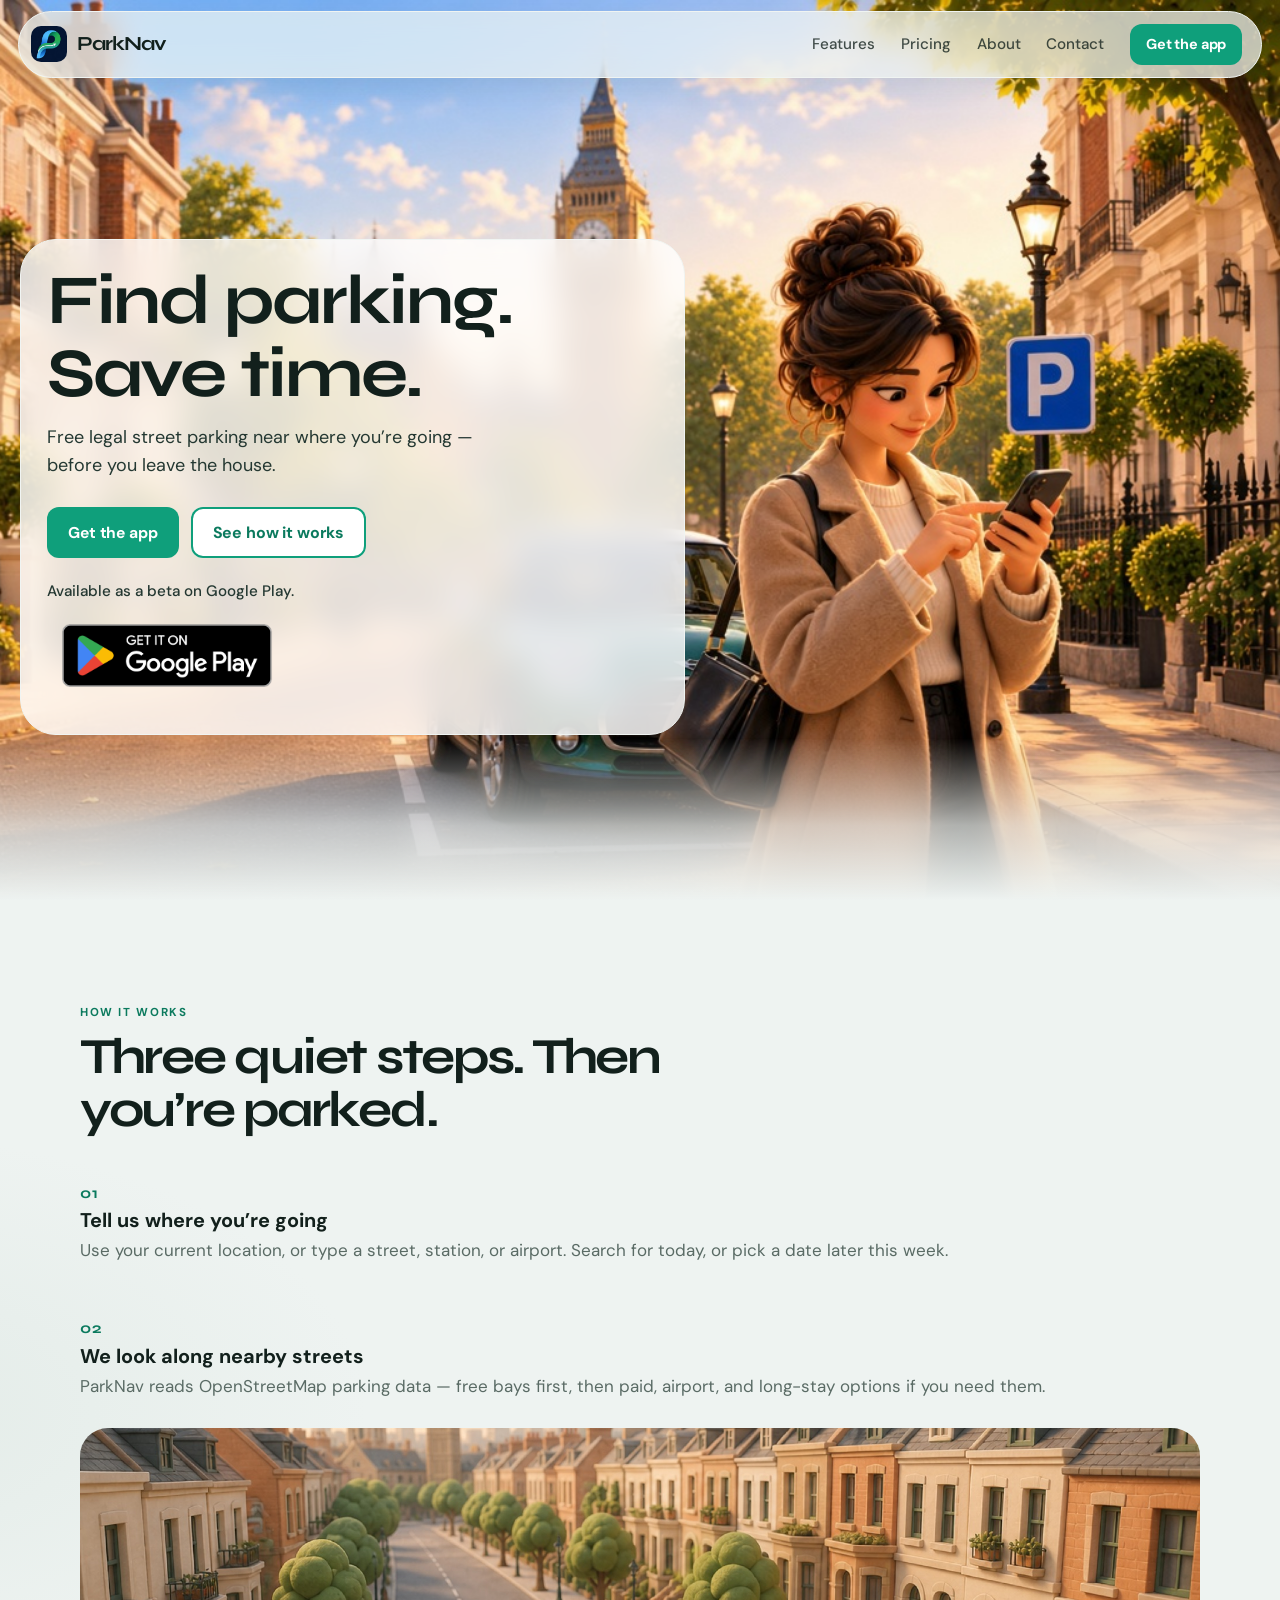
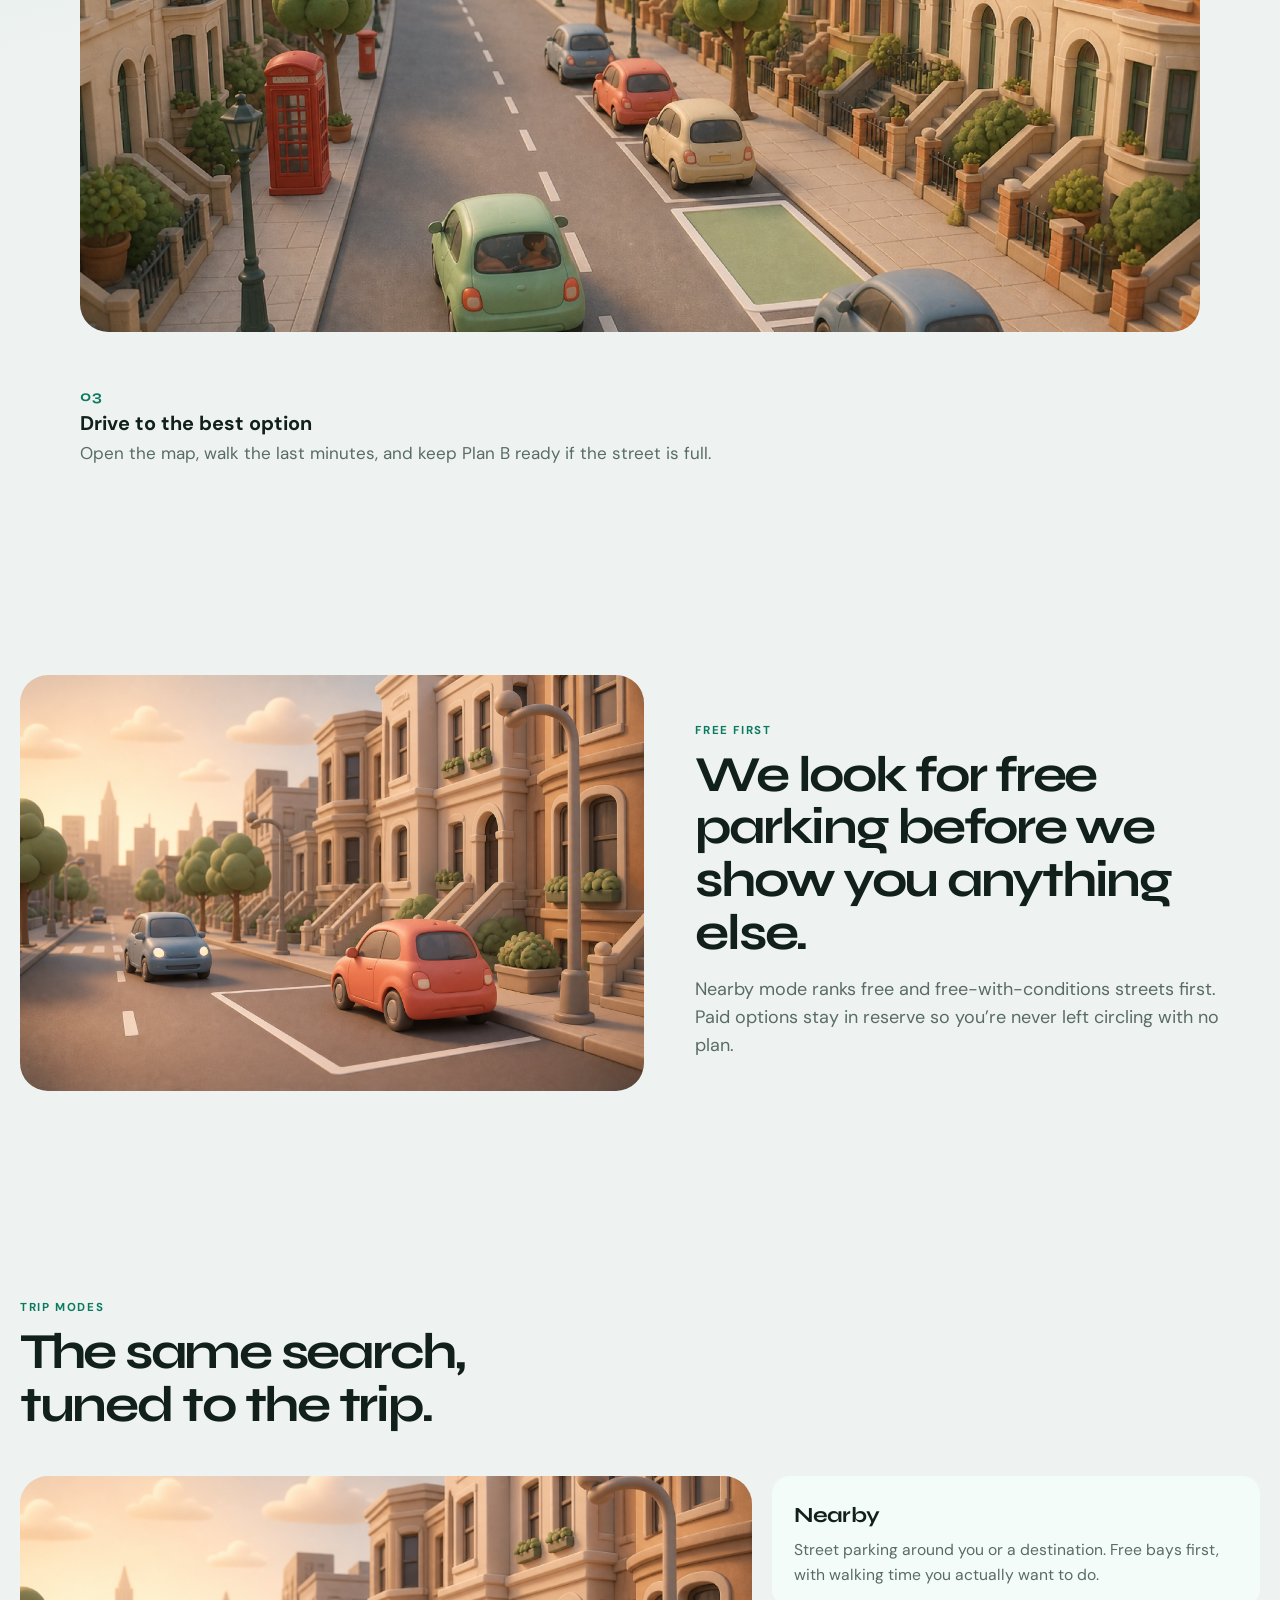
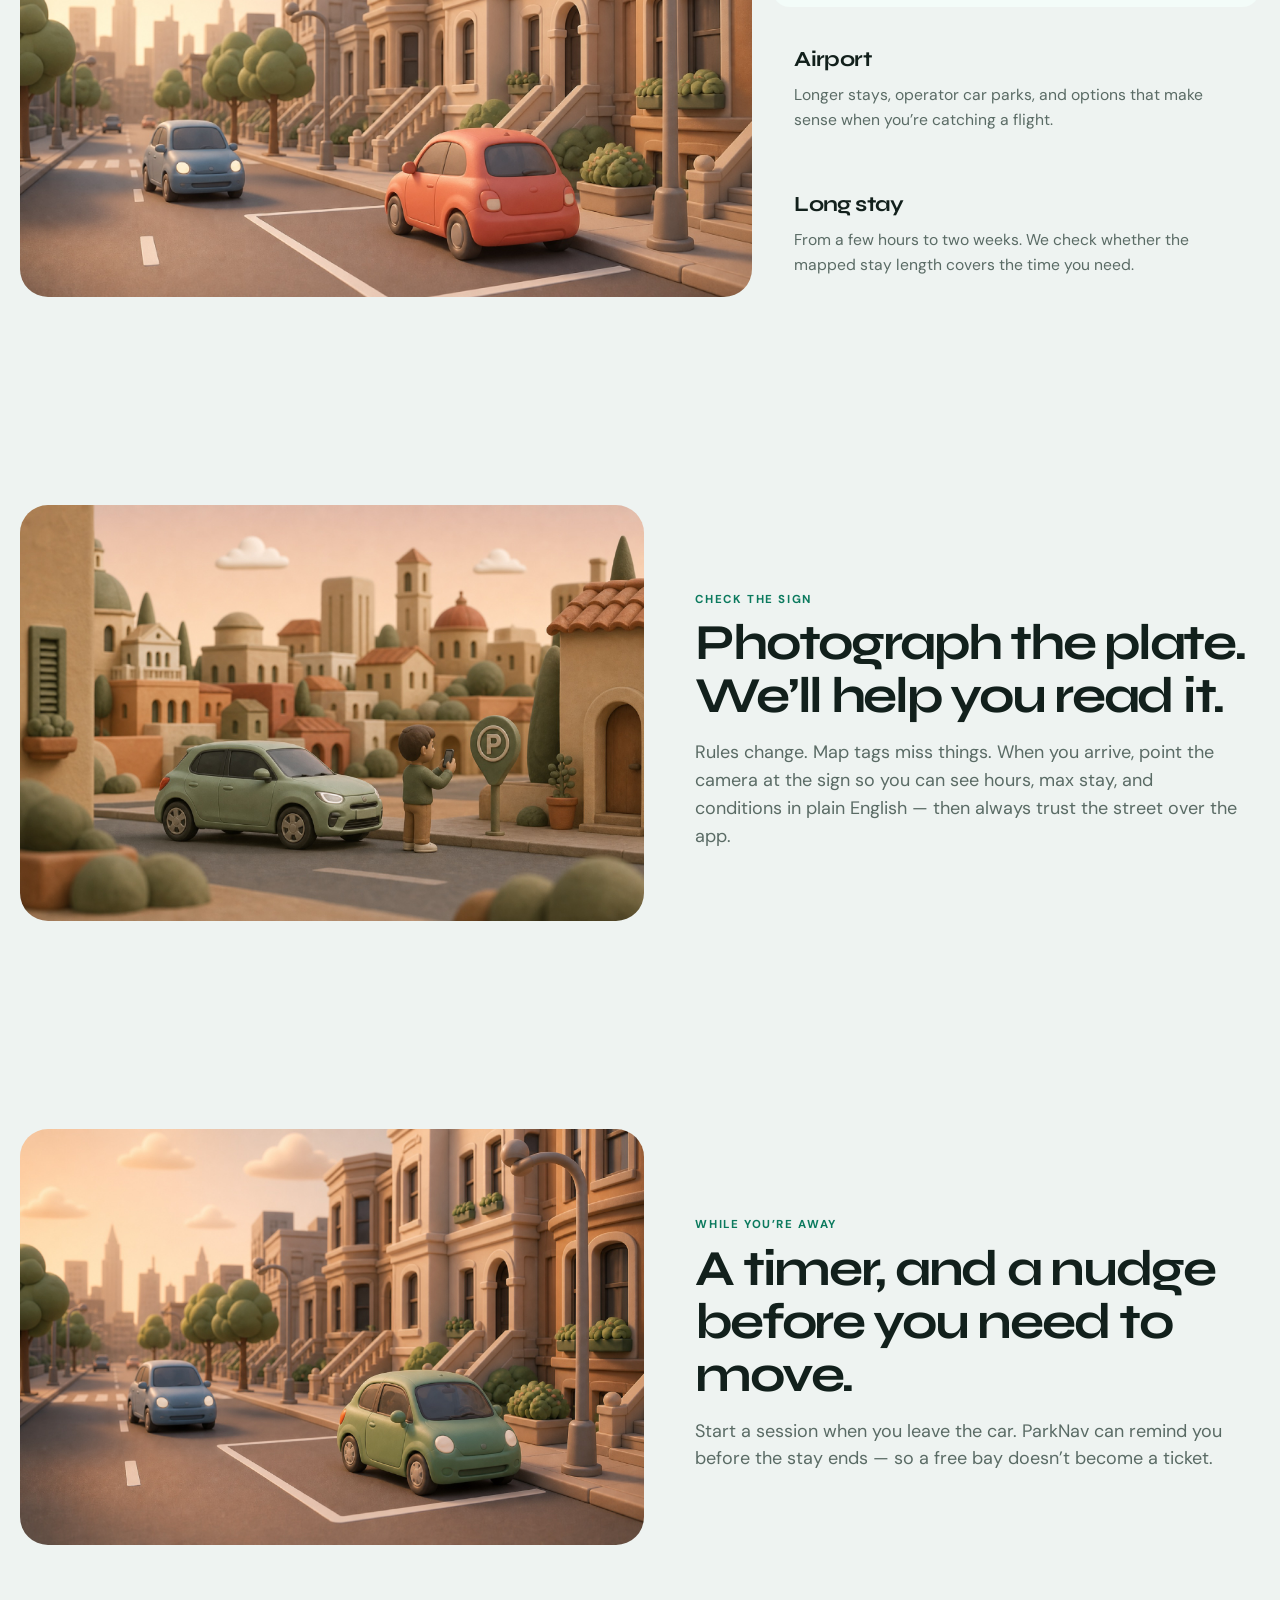
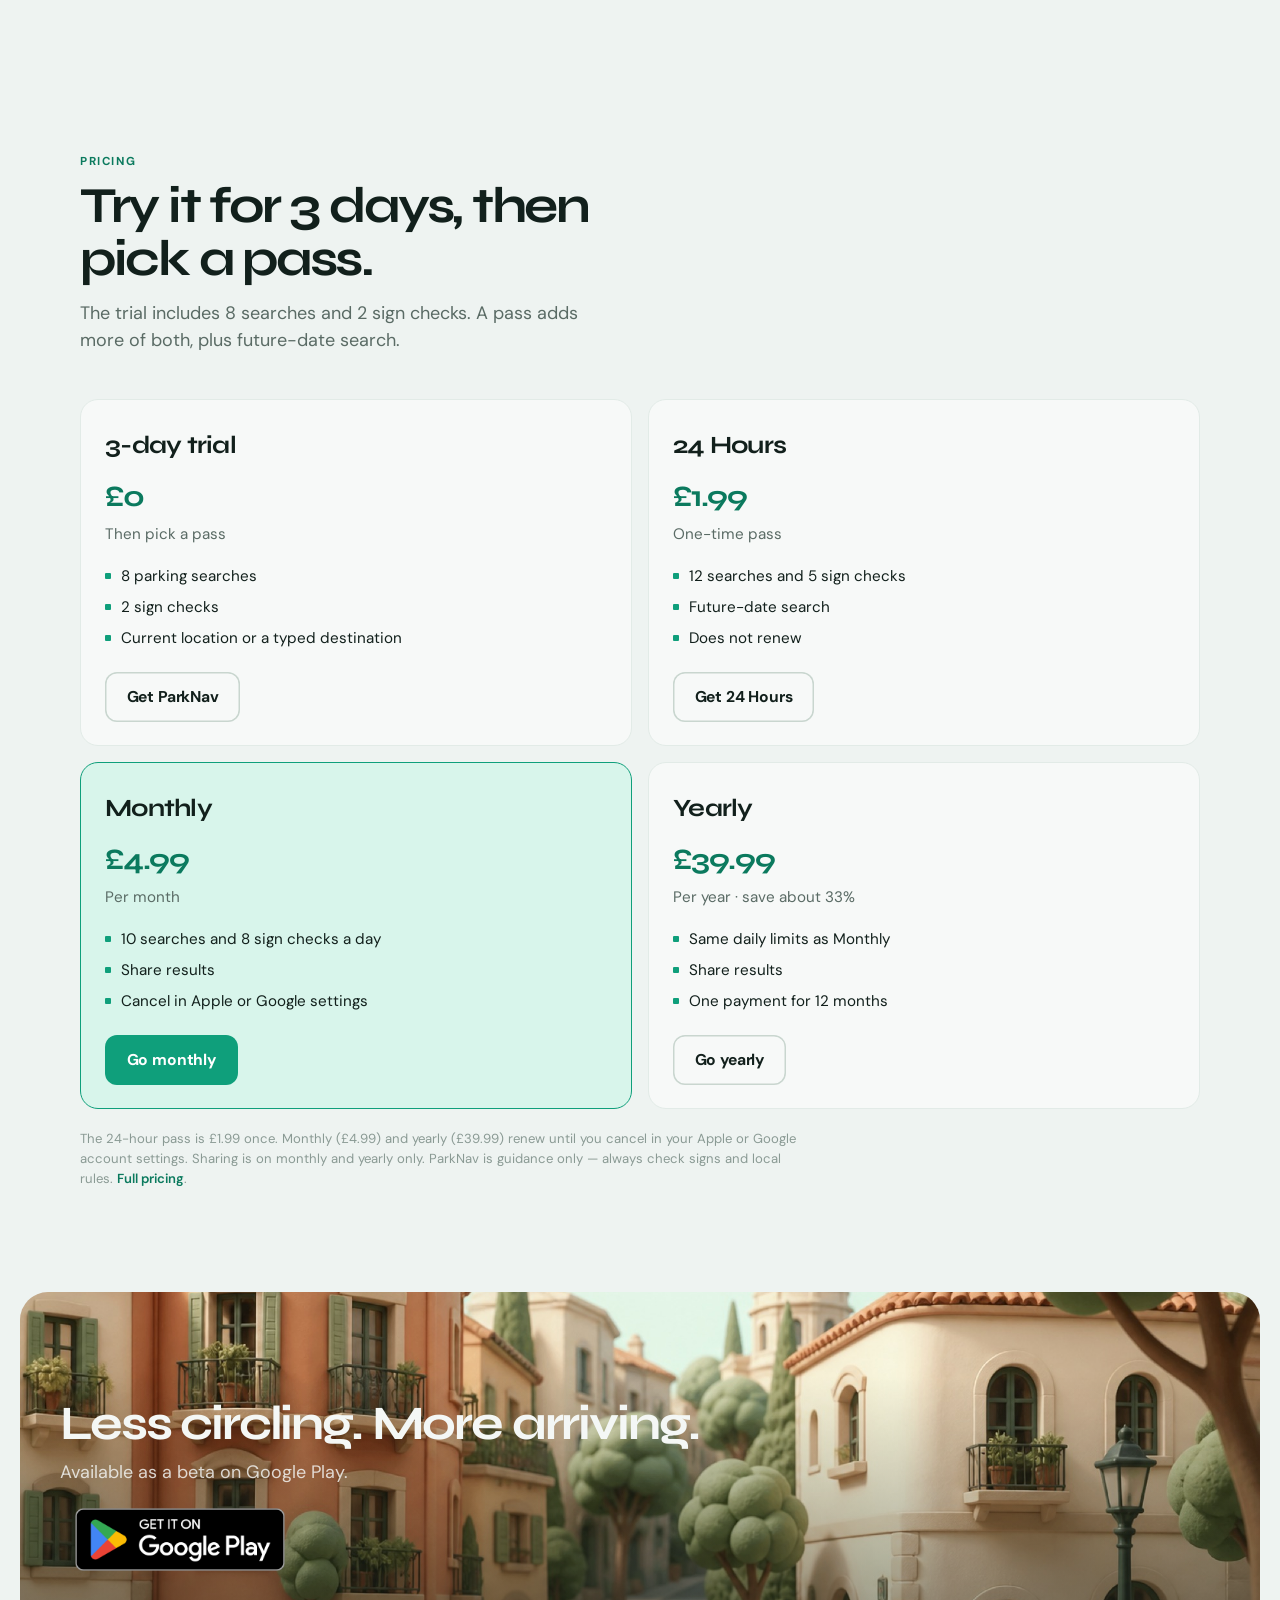
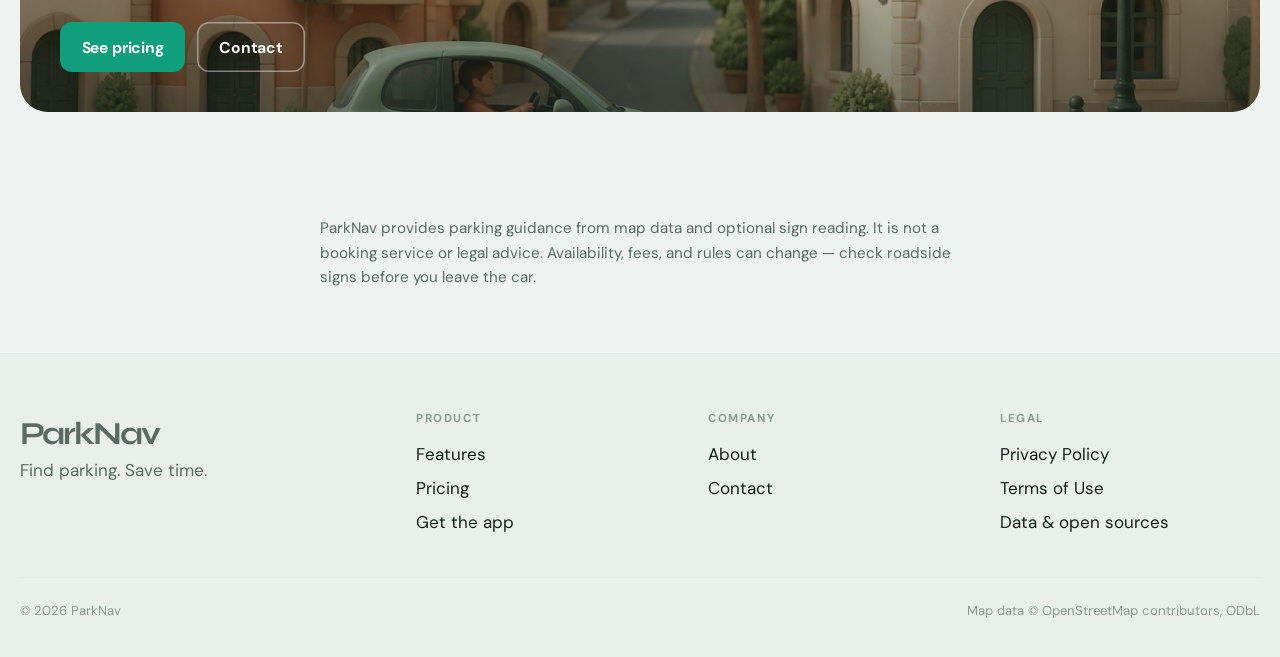
<file: index.html>
<!DOCTYPE html>
<html lang="en-GB">
<head>
  <meta charset="utf-8">
  <meta name="viewport" content="width=device-width, initial-scale=1">
  <title>ParkNav — Find parking. Save time.</title>
  <meta name="description" content="ParkNav finds free, legal street parking near your destination. Search now or later, check signs, and get a reminder before you overstay.">
  <link rel="canonical" href="https://jppferreira.github.io/parknav-website/">
  <link rel="icon" href="images/favicon.png">
  <link rel="preconnect" href="https://fonts.googleapis.com">
  <link rel="preconnect" href="https://fonts.gstatic.com" crossorigin>
  <link href="https://fonts.googleapis.com/css2?family=DM+Sans:opsz,wght@9..40,400;9..40,500;9..40,700&family=Shantell+Sans:wght@700;800&family=Syne:wght@600;700&display=swap" rel="stylesheet">
  <link rel="stylesheet" href="css/site.css?v=22">
</head>
<body>
  <a class="skip" href="#content">Skip to content</a>

  <!-- Webflow: Navbar symbol -->
  <header class="nav" data-nav>
    <div class="nav-inner">
      <a class="nav-brand" href="index.html">
        <img src="images/logo.png" width="36" height="36" alt="">
        <span>ParkNav</span>
      </a>
      <button class="nav-toggle" type="button" data-nav-toggle aria-expanded="false" aria-label="Open menu">
        <span></span>
      </button>
      <nav class="nav-menu" data-nav-menu>
        <a class="nav-link" href="features.html">Features</a>
        <a class="nav-link" href="pricing.html">Pricing</a>
        <a class="nav-link" href="about.html">About</a>
        <a class="nav-link" href="contact.html">Contact</a>
        <a class="btn btn-small" href="#download">Get the app</a>
      </nav>
    </div>
  </header>

  <main id="content">
    <section class="hero">
      <div class="hero-visual">
        <img class="hero-media" src="images/hero-woman-mini.jpg?v=1" alt="Woman checking her phone beside a green Mini on a sunny London street, with a parking sign and Big Ben">
        <div class="hero-blur" aria-hidden="true"></div>
      </div>
      <div class="hero-copy">
        <h1>Find parking. Save time.</h1>
        <p class="lede">Free legal street parking near where you’re going — before you leave the house.</p>
        <div class="cta-row">
          <a class="btn" href="#download">Get the app</a>
          <a class="btn btn-ghost" href="#how">See how it works</a>
        </div>
        <p class="store-note">Available as a beta on Google Play.</p>
        <a class="store-badge" href="https://play.google.com/store/apps/details?id=com.parknav.app">
          <img src="images/google-play-badge.png" width="646" height="250" alt="Get it on Google Play">
        </a>
      </div>
    </section>

    <section class="section" id="how">
      <div class="wrap">
        <div class="section-head">
          <p class="kicker">How it works</p>
          <h2 class="display">Three quiet steps. Then you’re parked.</h2>
        </div>

        <div class="steps">
          <div>
            <p class="step-num">01</p>
            <h3>Tell us where you’re going</h3>
            <p class="muted">Use your current location, or type a street, station, or airport. Search for today, or pick a date later this week.</p>
          </div>

          <div>
            <p class="step-num">02</p>
            <h3>We look along nearby streets</h3>
            <p class="muted">ParkNav reads OpenStreetMap parking data — free bays first, then paid, airport, and long-stay options if you need them.</p>
            <div class="stage">
              <img src="images/scene-overhead.jpg" alt="Overhead clay London street with a sage car searching for a free bay">
            </div>
          </div>

          <div>
            <p class="step-num">03</p>
            <h3>Drive to the best option</h3>
            <p class="muted">Open the map, walk the last minutes, and keep Plan B ready if the street is full.</p>
          </div>
        </div>
      </div>
    </section>

    <section class="section">
      <div class="wrap-wide split">
        <div class="split-visual">
          <img src="images/scene-bay.jpg" alt="Clay street with a car settling into a parking bay">
        </div>
        <div class="split-copy">
          <p class="kicker">Free first</p>
          <h2 class="display">We look for free parking before we show you anything else.</h2>
          <p class="lede">Nearby mode ranks free and free-with-conditions streets first. Paid options stay in reserve so you’re never left circling with no plan.</p>
        </div>
      </div>
    </section>

    <section class="section">
      <div class="wrap-wide">
        <div class="section-head">
          <p class="kicker">Trip modes</p>
          <h2 class="display">The same search, tuned to the trip.</h2>
        </div>
        <div class="modes">
          <div class="mode-visual">
            <img class="is-show" data-mode-image="nearby" src="images/scene-bay.jpg" alt="Residential street parking">
            <img data-mode-image="airport" src="images/scene-airport.jpg" alt="Clay airport long-stay car park">
            <img data-mode-image="longstay" src="images/scene-parked.jpg" alt="Car parked for a longer stay">
          </div>
          <div class="mode-list">
            <button class="mode is-on" type="button" data-mode="nearby">
              <h3>Nearby</h3>
              <p>Street parking around you or a destination. Free bays first, with walking time you actually want to do.</p>
            </button>
            <button class="mode" type="button" data-mode="airport">
              <h3>Airport</h3>
              <p>Longer stays, operator car parks, and options that make sense when you’re catching a flight.</p>
            </button>
            <button class="mode" type="button" data-mode="longstay">
              <h3>Long stay</h3>
              <p>From a few hours to two weeks. We check whether the mapped stay length covers the time you need.</p>
            </button>
          </div>
        </div>
      </div>
    </section>

    <section class="section">
      <div class="wrap-wide split split-flip">
        <div class="split-visual">
          <img src="images/scene-sign.jpg" alt="Person checking a parking sign beside a sage-green clay car">
        </div>
        <div class="split-copy">
          <p class="kicker">Check the sign</p>
          <h2 class="display">Photograph the plate. We’ll help you read it.</h2>
          <p class="lede">Rules change. Map tags miss things. When you arrive, point the camera at the sign so you can see hours, max stay, and conditions in plain English — then always trust the street over the app.</p>
        </div>
      </div>
    </section>

    <section class="section">
      <div class="wrap-wide split">
        <div class="split-visual">
          <img src="images/scene-parked.jpg" alt="Sage clay car parked quietly on a residential street">
        </div>
        <div class="split-copy">
          <p class="kicker">While you’re away</p>
          <h2 class="display">A timer, and a nudge before you need to move.</h2>
          <p class="lede">Start a session when you leave the car. ParkNav can remind you before the stay ends — so a free bay doesn’t become a ticket.</p>
        </div>
      </div>
    </section>

    <section class="section" id="pricing">
      <div class="wrap">
        <div class="section-head">
          <p class="kicker">Pricing</p>
          <h2 class="display">Try it for 3 days, then pick a pass.</h2>
          <p class="lede">The trial includes 8 searches and 2 sign checks. A pass adds more of both, plus future-date search.</p>
        </div>
        <div class="plans">
          <article class="plan">
            <h3>3-day trial</h3>
            <p class="price">£0</p>
            <p class="tag">Then pick a pass</p>
            <ul>
              <li>8 parking searches</li>
              <li>2 sign checks</li>
              <li>Current location or a typed destination</li>
            </ul>
            <a class="btn btn-ghost" href="#download">Get ParkNav</a>
          </article>
          <article class="plan">
            <h3>24 Hours</h3>
            <p class="price">£1.99</p>
            <p class="tag">One-time pass</p>
            <ul>
              <li>12 searches and 5 sign checks</li>
              <li>Future-date search</li>
              <li>Does not renew</li>
            </ul>
            <a class="btn btn-ghost" href="#download">Get 24 Hours</a>
          </article>
          <article class="plan plan-featured">
            <h3>Monthly</h3>
            <p class="price">£4.99</p>
            <p class="tag">Per month</p>
            <ul>
              <li>10 searches and 8 sign checks a day</li>
              <li>Share results</li>
              <li>Cancel in Apple or Google settings</li>
            </ul>
            <a class="btn" href="#download">Go monthly</a>
          </article>
          <article class="plan">
            <h3>Yearly</h3>
            <p class="price">£39.99</p>
            <p class="tag">Per year · save about 33%</p>
            <ul>
              <li>Same daily limits as Monthly</li>
              <li>Share results</li>
              <li>One payment for 12 months</li>
            </ul>
            <a class="btn btn-ghost" href="#download">Go yearly</a>
          </article>
        </div>
        <p class="fine">The 24-hour pass is £1.99 once. Monthly (£4.99) and yearly (£39.99) renew until you cancel in your Apple or Google account settings. Sharing is on monthly and yearly only. ParkNav is guidance only — always check signs and local rules. <a href="pricing.html">Full pricing</a>.</p>
      </div>
    </section>

    <section class="close" id="download">
      <div class="close-frame">
        <img src="images/scene-side-car.jpg" alt="Sage clay car on a sunlit city street">
        <div class="close-fade"></div>
        <div class="close-copy">
          <h2 class="display">Less circling. More arriving.</h2>
          <p class="lede">Available as a beta on Google Play.</p>
          <a class="store-badge" href="https://play.google.com/store/apps/details?id=com.parknav.app">
            <img src="images/google-play-badge.png" width="646" height="250" alt="Get it on Google Play">
          </a>
          <div class="cta-row">
            <a class="btn" href="pricing.html">See pricing</a>
            <a class="btn btn-ghost" href="contact.html">Contact</a>
          </div>
        </div>
      </div>
    </section>

    <p class="disclaimer">ParkNav provides parking guidance from map data and optional sign reading. It is not a booking service or legal advice. Availability, fees, and rules can change — check roadside signs before you leave the car.</p>
  </main>

  <!-- Webflow: Footer symbol -->
  <footer class="footer">
    <div class="wrap-wide footer-grid">
      <div>
        <p class="brand-word">ParkNav</p>
        <p>Find parking. Save time.</p>
      </div>
      <div>
        <h2>Product</h2>
        <ul>
          <li><a href="features.html">Features</a></li>
          <li><a href="pricing.html">Pricing</a></li>
          <li><a href="index.html#download">Get the app</a></li>
        </ul>
      </div>
      <div>
        <h2>Company</h2>
        <ul>
          <li><a href="about.html">About</a></li>
          <li><a href="contact.html">Contact</a></li>
        </ul>
      </div>
      <div>
        <h2>Legal</h2>
        <ul>
          <li><a href="privacy.html">Privacy Policy</a></li>
          <li><a href="terms.html">Terms of Use</a></li>
          <li><a href="data.html">Data &amp; open sources</a></li>
        </ul>
      </div>
    </div>
    <div class="footer-base">
      <span>© 2026 ParkNav</span>
      <span>Map data © OpenStreetMap contributors, ODbL</span>
    </div>
  </footer>

  <script src="js/site.js"></script>
</body>
</html>
</file>
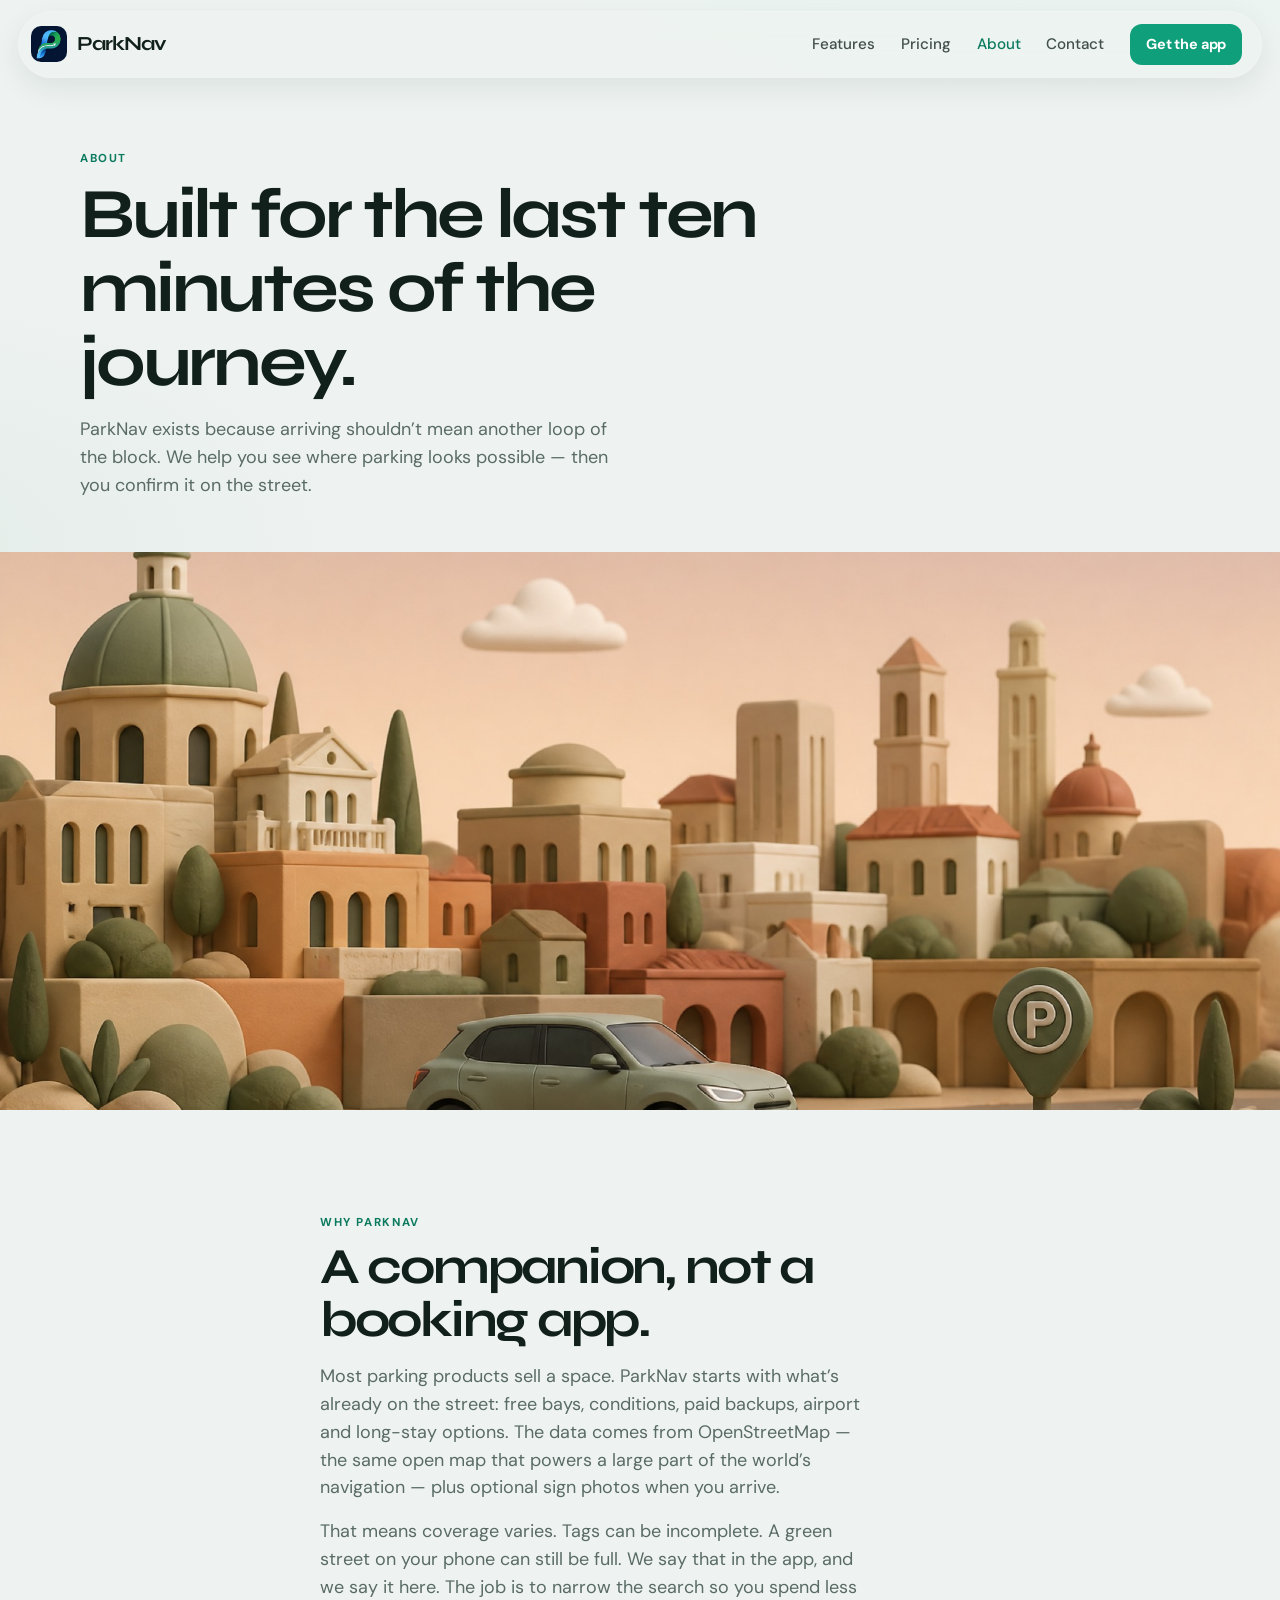
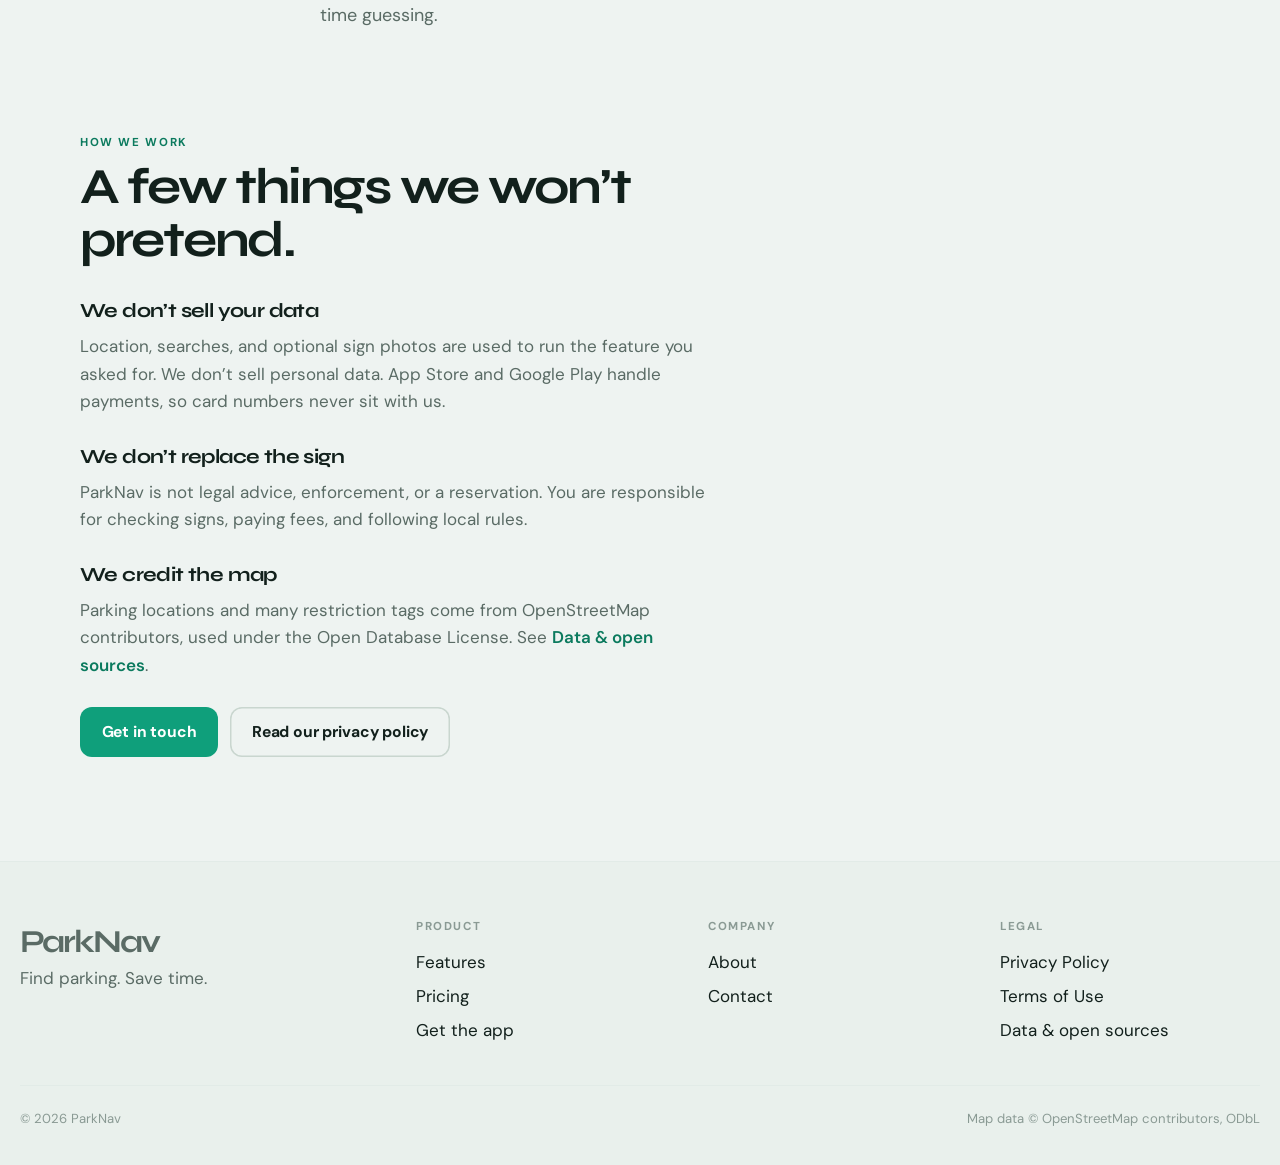
<file: about.html>
<!DOCTYPE html>
<html lang="en-GB">
<head>
  <meta charset="utf-8">
  <meta name="viewport" content="width=device-width, initial-scale=1">
  <title>About — ParkNav</title>
  <meta name="description" content="ParkNav is a parking companion that helps you find free, legal street parking using open map data — guidance, not a guarantee.">
  <link rel="canonical" href="https://jppferreira.github.io/parknav-website/about.html">
  <link rel="icon" href="images/favicon.png">
  <link rel="preconnect" href="https://fonts.googleapis.com">
  <link rel="preconnect" href="https://fonts.gstatic.com" crossorigin>
  <link href="https://fonts.googleapis.com/css2?family=DM+Sans:opsz,wght@9..40,400;9..40,500;9..40,700&family=Syne:wght@600;700&display=swap" rel="stylesheet">
  <link rel="stylesheet" href="css/site.css">
</head>
<body>
  <a class="skip" href="#content">Skip to content</a>

  <header class="nav is-solid" data-nav>
    <div class="nav-inner">
      <a class="nav-brand" href="index.html">
        <img src="images/logo.png" width="36" height="36" alt="">
        <span>ParkNav</span>
      </a>
      <button class="nav-toggle" type="button" data-nav-toggle aria-expanded="false" aria-label="Open menu">
        <span></span>
      </button>
      <nav class="nav-menu" data-nav-menu>
        <a class="nav-link" href="features.html">Features</a>
        <a class="nav-link" href="pricing.html">Pricing</a>
        <a class="nav-link is-active" href="about.html">About</a>
        <a class="nav-link" href="contact.html">Contact</a>
        <a class="btn btn-small" href="index.html#download">Get the app</a>
      </nav>
    </div>
  </header>

  <main id="content">
    <header class="page-intro">
      <div class="page-intro-inner">
        <p class="kicker">About</p>
        <h1 class="display">Built for the last ten minutes of the journey.</h1>
        <p class="lede">ParkNav exists because arriving shouldn’t mean another loop of the block. We help you see where parking looks possible — then you confirm it on the street.</p>
      </div>
    </header>

    <figure class="band">
      <img src="images/scene-diorama.jpg" alt="Clay city diorama with a sage car and a parking sign">
    </figure>

    <section class="section">
      <div class="wrap" style="max-width: 40rem; margin-left: auto; margin-right: auto;">
        <p class="kicker">Why ParkNav</p>
        <h2 class="display">A companion, not a booking app.</h2>
        <p class="lede" style="margin-top: 1rem;">Most parking products sell a space. ParkNav starts with what’s already on the street: free bays, conditions, paid backups, airport and long-stay options. The data comes from OpenStreetMap — the same open map that powers a large part of the world’s navigation — plus optional sign photos when you arrive.</p>
        <p class="lede" style="margin-top: 1rem;">That means coverage varies. Tags can be incomplete. A green street on your phone can still be full. We say that in the app, and we say it here. The job is to narrow the search so you spend less time guessing.</p>
      </div>
    </section>

    <section class="section" style="padding-top: 0;">
      <div class="wrap">
        <p class="kicker">How we work</p>
        <h2 class="display" style="margin-bottom: 1.75rem;">A few things we won’t pretend.</h2>
        <div class="faq">
          <div>
            <h3>We don’t sell your data</h3>
            <p>Location, searches, and optional sign photos are used to run the feature you asked for. We don’t sell personal data. App Store and Google Play handle payments, so card numbers never sit with us.</p>
          </div>
          <div>
            <h3>We don’t replace the sign</h3>
            <p>ParkNav is not legal advice, enforcement, or a reservation. You are responsible for checking signs, paying fees, and following local rules.</p>
          </div>
          <div>
            <h3>We credit the map</h3>
            <p>Parking locations and many restriction tags come from OpenStreetMap contributors, used under the Open Database License. See <a href="data.html">Data &amp; open sources</a>.</p>
          </div>
        </div>
        <div class="cta-row">
          <a class="btn" href="contact.html">Get in touch</a>
          <a class="btn btn-ghost" href="privacy.html">Read our privacy policy</a>
        </div>
      </div>
    </section>
  </main>

  <footer class="footer">
    <div class="wrap-wide footer-grid">
      <div>
        <p class="brand-word">ParkNav</p>
        <p>Find parking. Save time.</p>
      </div>
      <div>
        <h2>Product</h2>
        <ul>
          <li><a href="features.html">Features</a></li>
          <li><a href="pricing.html">Pricing</a></li>
          <li><a href="index.html#download">Get the app</a></li>
        </ul>
      </div>
      <div>
        <h2>Company</h2>
        <ul>
          <li><a href="about.html">About</a></li>
          <li><a href="contact.html">Contact</a></li>
        </ul>
      </div>
      <div>
        <h2>Legal</h2>
        <ul>
          <li><a href="privacy.html">Privacy Policy</a></li>
          <li><a href="terms.html">Terms of Use</a></li>
          <li><a href="data.html">Data &amp; open sources</a></li>
        </ul>
      </div>
    </div>
    <div class="footer-base">
      <span>© 2026 ParkNav</span>
      <span>Map data © OpenStreetMap contributors, ODbL</span>
    </div>
  </footer>

  <script src="js/site.js"></script>
</body>
</html>
</file>
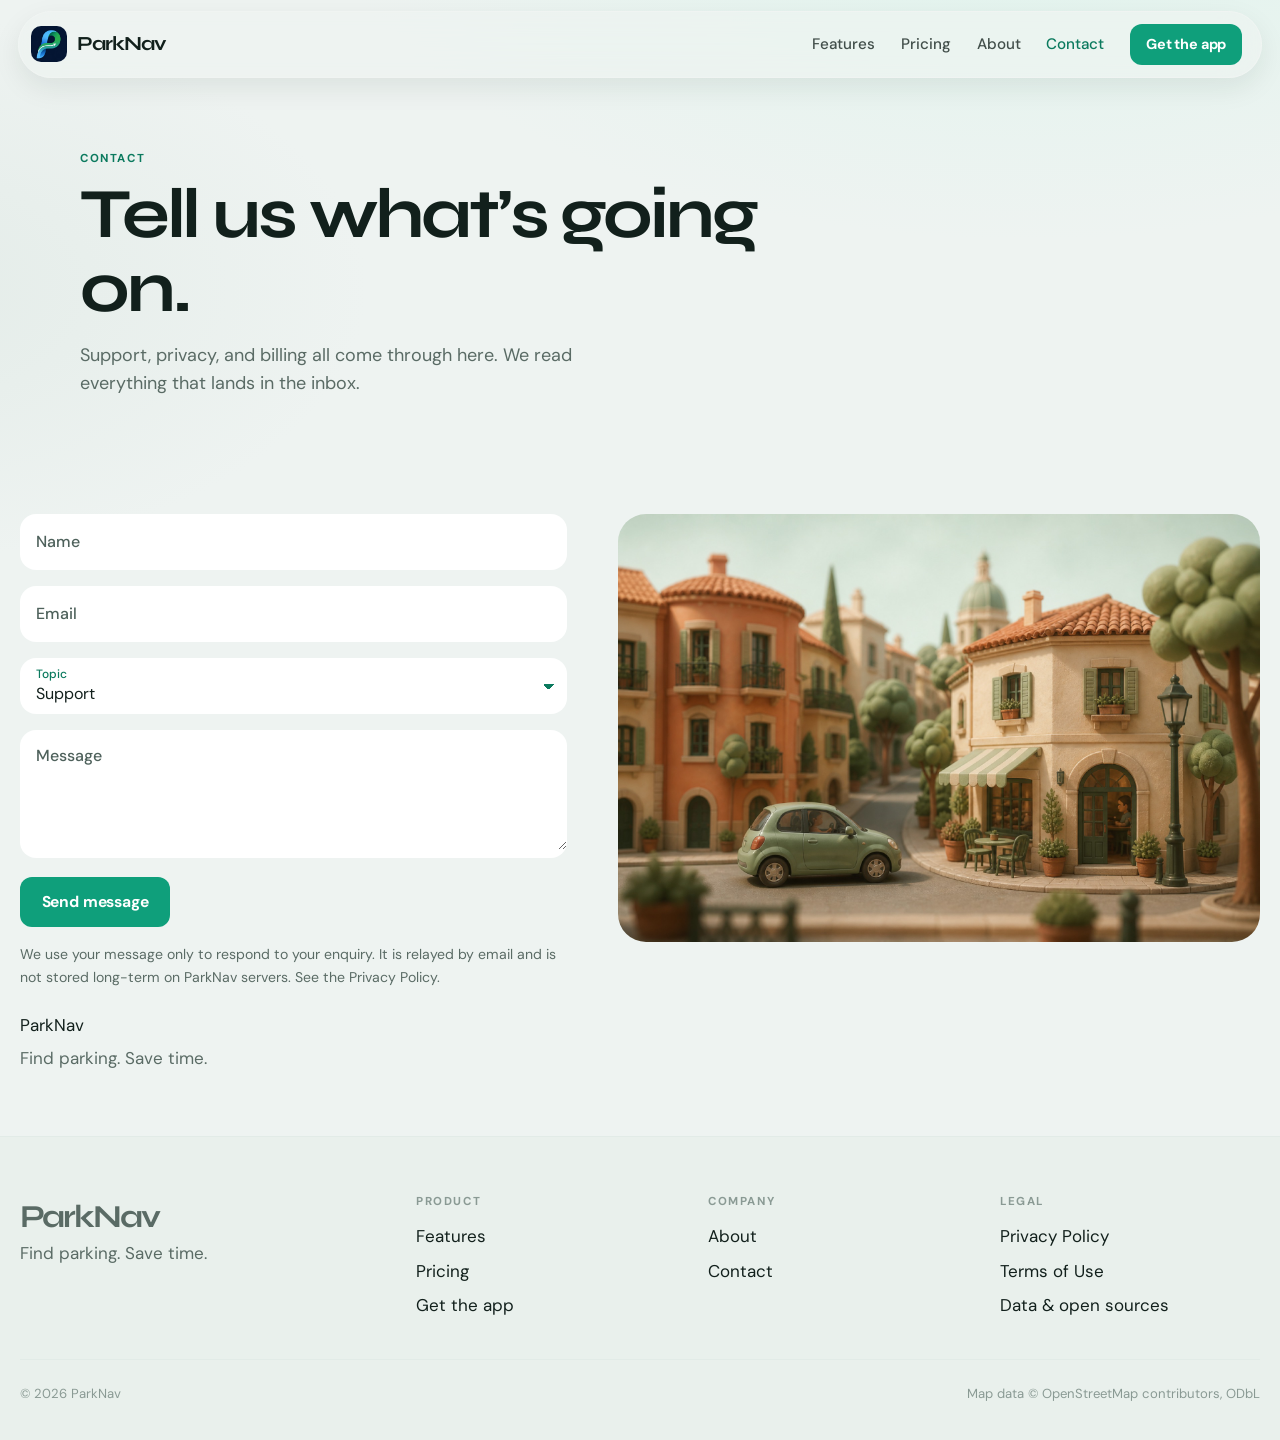
<file: contact.html>
<!DOCTYPE html>
<html lang="en-GB">
<head>
  <meta charset="utf-8">
  <meta name="viewport" content="width=device-width, initial-scale=1">
  <title>Contact — ParkNav</title>
  <meta name="description" content="Contact ParkNav. Privacy, billing, and product questions welcome.">
  <link rel="canonical" href="https://jppferreira.github.io/parknav-website/contact.html">
  <link rel="icon" href="images/favicon.png">
  <link rel="preconnect" href="https://fonts.googleapis.com">
  <link rel="preconnect" href="https://fonts.gstatic.com" crossorigin>
  <link href="https://fonts.googleapis.com/css2?family=DM+Sans:opsz,wght@9..40,400;9..40,500;9..40,700&family=Syne:wght@600;700&display=swap" rel="stylesheet">
  <link rel="stylesheet" href="css/site.css">
</head>
<body>
  <a class="skip" href="#content">Skip to content</a>

  <header class="nav is-solid" data-nav>
    <div class="nav-inner">
      <a class="nav-brand" href="index.html">
        <img src="images/logo.png" width="36" height="36" alt="">
        <span>ParkNav</span>
      </a>
      <button class="nav-toggle" type="button" data-nav-toggle aria-expanded="false" aria-label="Open menu">
        <span></span>
      </button>
      <nav class="nav-menu" data-nav-menu>
        <a class="nav-link" href="features.html">Features</a>
        <a class="nav-link" href="pricing.html">Pricing</a>
        <a class="nav-link" href="about.html">About</a>
        <a class="nav-link is-active" href="contact.html">Contact</a>
        <a class="btn btn-small" href="index.html#download">Get the app</a>
      </nav>
    </div>
  </header>

  <main id="content">
    <header class="page-intro">
      <div class="page-intro-inner">
        <p class="kicker">Contact</p>
        <h1 class="display">Tell us what’s going on.</h1>
        <p class="lede">Support, privacy, and billing all come through here. We read everything that lands in the inbox.</p>
      </div>
    </header>

    <section class="section-tight">
      <div class="wrap-wide contact-grid">
        <div>
          <form class="form" id="contact-form" name="contact" data-contact-form data-webflow-form>
            <div class="form-fields">
              <div class="field">
                <label for="name">Name</label>
                <input id="name" name="name" type="text" autocomplete="name" placeholder=" " required>
              </div>
              <div class="field">
                <label for="email">Email</label>
                <input id="email" name="email" type="email" autocomplete="email" placeholder=" " required>
              </div>
              <div class="field">
                <label for="topic">Topic</label>
                <select id="topic" name="topic">
                  <option value="Support">Support</option>
                  <option value="Privacy">Privacy</option>
                  <option value="Billing">Billing</option>
                  <option value="Press">Press</option>
                  <option value="Something else">Something else</option>
                </select>
              </div>
              <div class="field">
                <label for="message">Message</label>
                <textarea id="message" name="message" placeholder=" " required></textarea>
              </div>
              <div class="field hp" aria-hidden="true">
                <label for="company">Company</label>
                <input id="company" name="_honey" type="text" tabindex="-1" autocomplete="off">
              </div>
              <button class="btn" type="submit">Send message</button>
              <p class="form-note">We use your message only to respond to your enquiry. It is relayed by email and is not stored long-term on ParkNav servers. See the <a href="privacy.html">Privacy Policy</a>.</p>
              <p class="form-error" data-form-error role="alert"></p>
            </div>
            <div class="form-success" data-form-success>
              <h2 class="display">Got it.</h2>
              <p class="lede">🙏 Thank you for contacting us, we'll get back to you as soon as possible.</p>
            </div>
          </form>
          <div class="contact-meta">
            <p>ParkNav</p>
            <p class="muted">Find parking. Save time.</p>
          </div>
        </div>
        <div class="contact-visual">
          <img src="images/scene-contact.jpg" alt="Clay street corner with a sage car parked by a neighbourhood shop">
        </div>
      </div>
    </section>
  </main>

  <footer class="footer">
    <div class="wrap-wide footer-grid">
      <div>
        <p class="brand-word">ParkNav</p>
        <p>Find parking. Save time.</p>
      </div>
      <div>
        <h2>Product</h2>
        <ul>
          <li><a href="features.html">Features</a></li>
          <li><a href="pricing.html">Pricing</a></li>
          <li><a href="index.html#download">Get the app</a></li>
        </ul>
      </div>
      <div>
        <h2>Company</h2>
        <ul>
          <li><a href="about.html">About</a></li>
          <li><a href="contact.html">Contact</a></li>
        </ul>
      </div>
      <div>
        <h2>Legal</h2>
        <ul>
          <li><a href="privacy.html">Privacy Policy</a></li>
          <li><a href="terms.html">Terms of Use</a></li>
          <li><a href="data.html">Data &amp; open sources</a></li>
        </ul>
      </div>
    </div>
    <div class="footer-base">
      <span>© 2026 ParkNav</span>
      <span>Map data © OpenStreetMap contributors, ODbL</span>
    </div>
  </footer>

  <script src="js/site.js"></script>
</body>
</html>
</file>
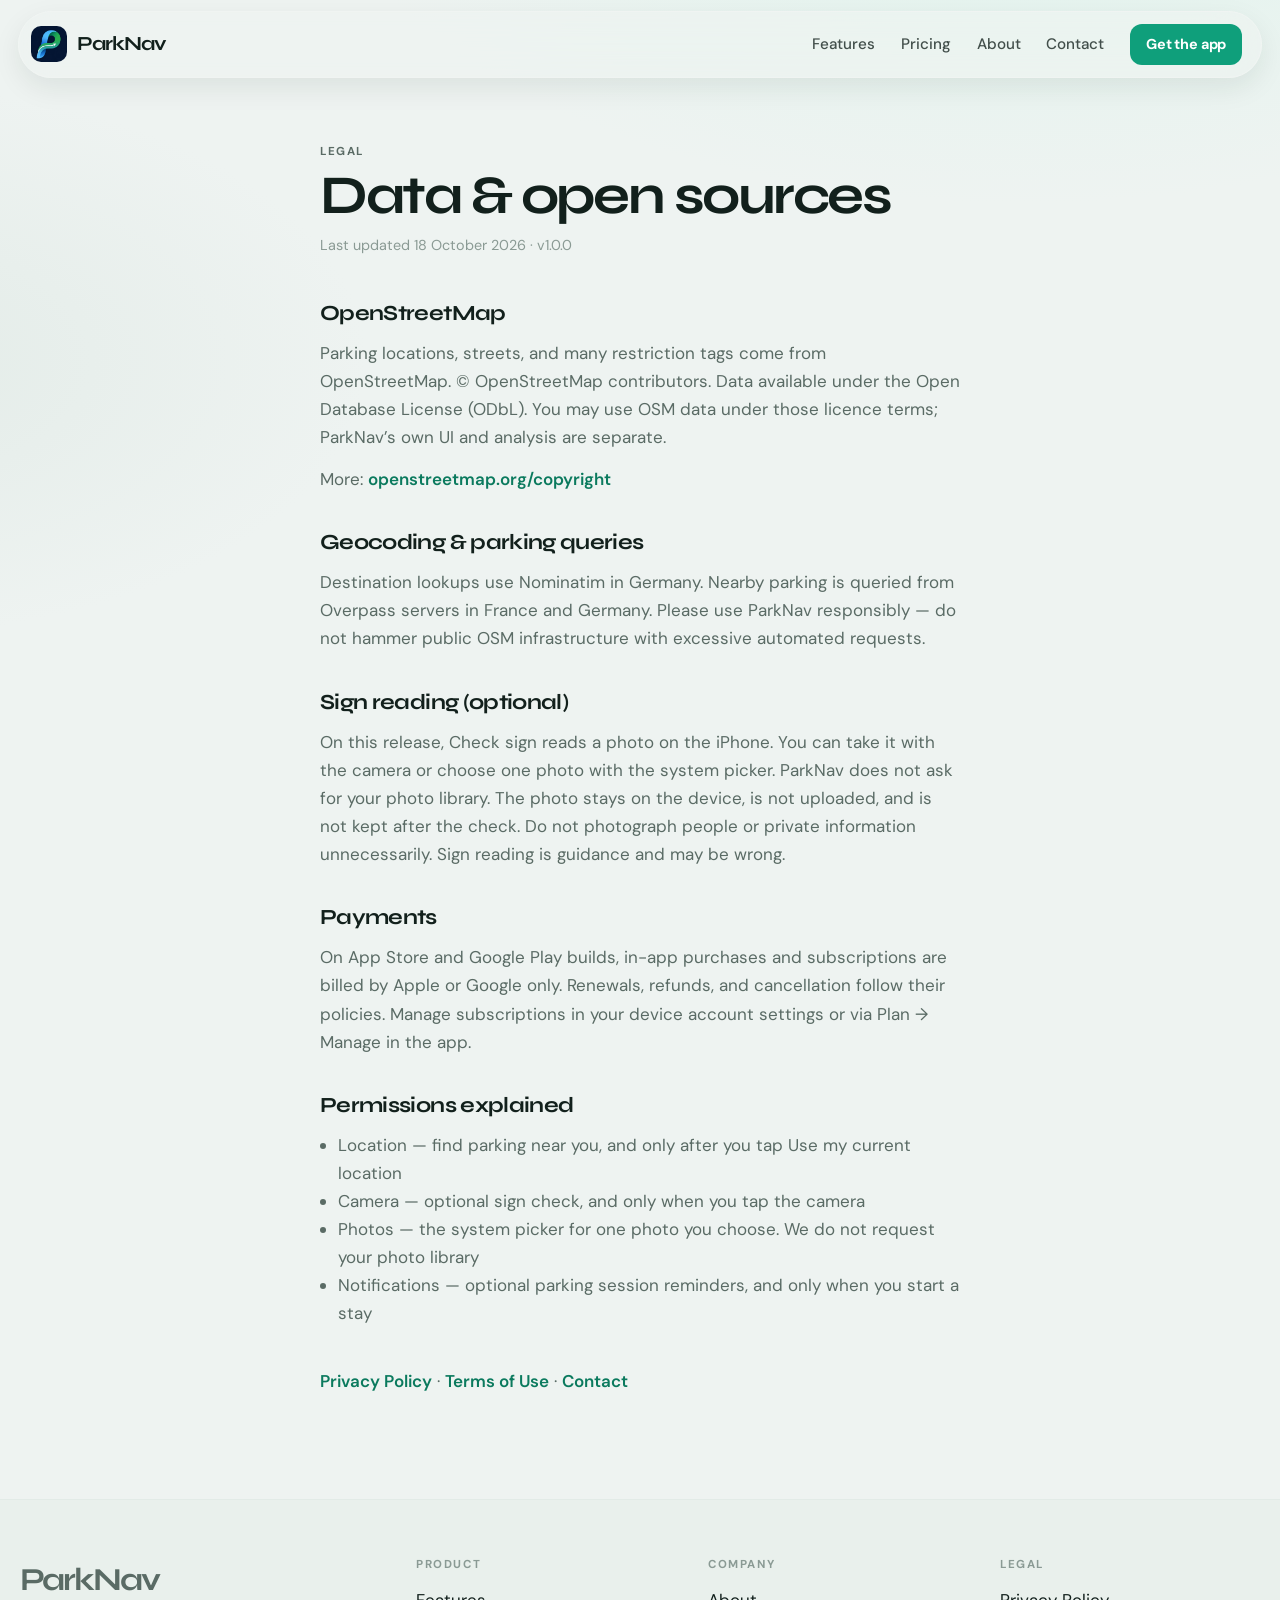
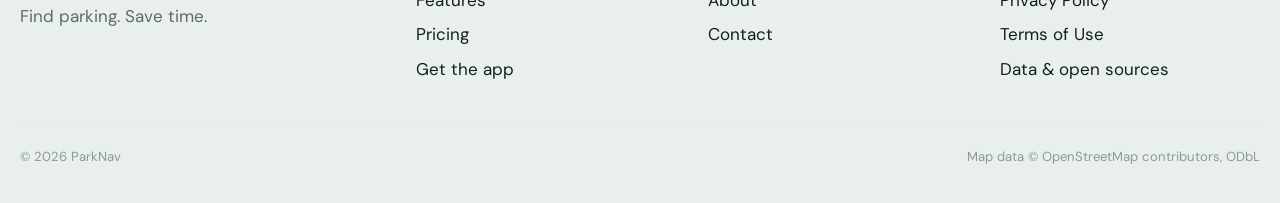
<file: data.html>
<!DOCTYPE html>
<html lang="en-GB">
<head>
  <meta charset="utf-8">
  <meta name="viewport" content="width=device-width, initial-scale=1">
  <title>Data &amp; open sources — ParkNav</title>
  <meta name="description" content="Map attributions, third-party services, and open-source notices for ParkNav.">
  <link rel="canonical" href="https://jppferreira.github.io/parknav-website/data.html">
  <link rel="icon" href="images/favicon.png">
  <link rel="preconnect" href="https://fonts.googleapis.com">
  <link rel="preconnect" href="https://fonts.gstatic.com" crossorigin>
  <link href="https://fonts.googleapis.com/css2?family=DM+Sans:opsz,wght@9..40,400;9..40,500;9..40,700&family=Syne:wght@600;700&display=swap" rel="stylesheet">
  <link rel="stylesheet" href="css/site.css">
</head>
<body>
  <a class="skip" href="#content">Skip to content</a>

  <header class="nav is-solid" data-nav>
    <div class="nav-inner">
      <a class="nav-brand" href="index.html">
        <img src="images/logo.png" width="36" height="36" alt="">
        <span>ParkNav</span>
      </a>
      <button class="nav-toggle" type="button" data-nav-toggle aria-expanded="false" aria-label="Open menu">
        <span></span>
      </button>
      <nav class="nav-menu" data-nav-menu>
        <a class="nav-link" href="features.html">Features</a>
        <a class="nav-link" href="pricing.html">Pricing</a>
        <a class="nav-link" href="about.html">About</a>
        <a class="nav-link" href="contact.html">Contact</a>
        <a class="btn btn-small" href="index.html#download">Get the app</a>
      </nav>
    </div>
  </header>

  <article class="article" id="content">
    <p class="kicker">Legal</p>
    <h1 class="display">Data &amp; open sources</h1>
    <p class="updated">Last updated 18 October 2026 · v1.0.0</p>

    <h2>OpenStreetMap</h2>
    <p>Parking locations, streets, and many restriction tags come from OpenStreetMap. © OpenStreetMap contributors. Data available under the Open Database License (ODbL). You may use OSM data under those licence terms; ParkNav’s own UI and analysis are separate.</p>
    <p>More: <a href="https://www.openstreetmap.org/copyright">openstreetmap.org/copyright</a></p>

    <h2>Geocoding &amp; parking queries</h2>
    <p>Destination lookups use Nominatim in Germany. Nearby parking is queried from Overpass servers in France and Germany. Please use ParkNav responsibly — do not hammer public OSM infrastructure with excessive automated requests.</p>

    <h2>Sign reading (optional)</h2>
    <p>On this release, Check sign reads a photo on the iPhone. You can take it with the camera or choose one photo with the system picker. ParkNav does not ask for your photo library. The photo stays on the device, is not uploaded, and is not kept after the check. Do not photograph people or private information unnecessarily. Sign reading is guidance and may be wrong.</p>

    <h2>Payments</h2>
    <p>On App Store and Google Play builds, in-app purchases and subscriptions are billed by Apple or Google only. Renewals, refunds, and cancellation follow their policies. Manage subscriptions in your device account settings or via Plan → Manage in the app.</p>

    <h2>Permissions explained</h2>
    <ul>
      <li>Location — find parking near you, and only after you tap Use my current location</li>
      <li>Camera — optional sign check, and only when you tap the camera</li>
      <li>Photos — the system picker for one photo you choose. We do not request your photo library</li>
      <li>Notifications — optional parking session reminders, and only when you start a stay</li>
    </ul>

    <p style="margin-top: 2.5rem;"><a href="privacy.html">Privacy Policy</a> · <a href="terms.html">Terms of Use</a> · <a href="contact.html">Contact</a></p>
  </article>

  <footer class="footer">
    <div class="wrap-wide footer-grid">
      <div>
        <p class="brand-word">ParkNav</p>
        <p>Find parking. Save time.</p>
      </div>
      <div>
        <h2>Product</h2>
        <ul>
          <li><a href="features.html">Features</a></li>
          <li><a href="pricing.html">Pricing</a></li>
          <li><a href="index.html#download">Get the app</a></li>
        </ul>
      </div>
      <div>
        <h2>Company</h2>
        <ul>
          <li><a href="about.html">About</a></li>
          <li><a href="contact.html">Contact</a></li>
        </ul>
      </div>
      <div>
        <h2>Legal</h2>
        <ul>
          <li><a href="privacy.html">Privacy Policy</a></li>
          <li><a href="terms.html">Terms of Use</a></li>
          <li><a href="data.html">Data &amp; open sources</a></li>
        </ul>
      </div>
    </div>
    <div class="footer-base">
      <span>© 2026 ParkNav</span>
      <span>Map data © OpenStreetMap contributors, ODbL</span>
    </div>
  </footer>

  <script src="js/site.js"></script>
</body>
</html>
</file>
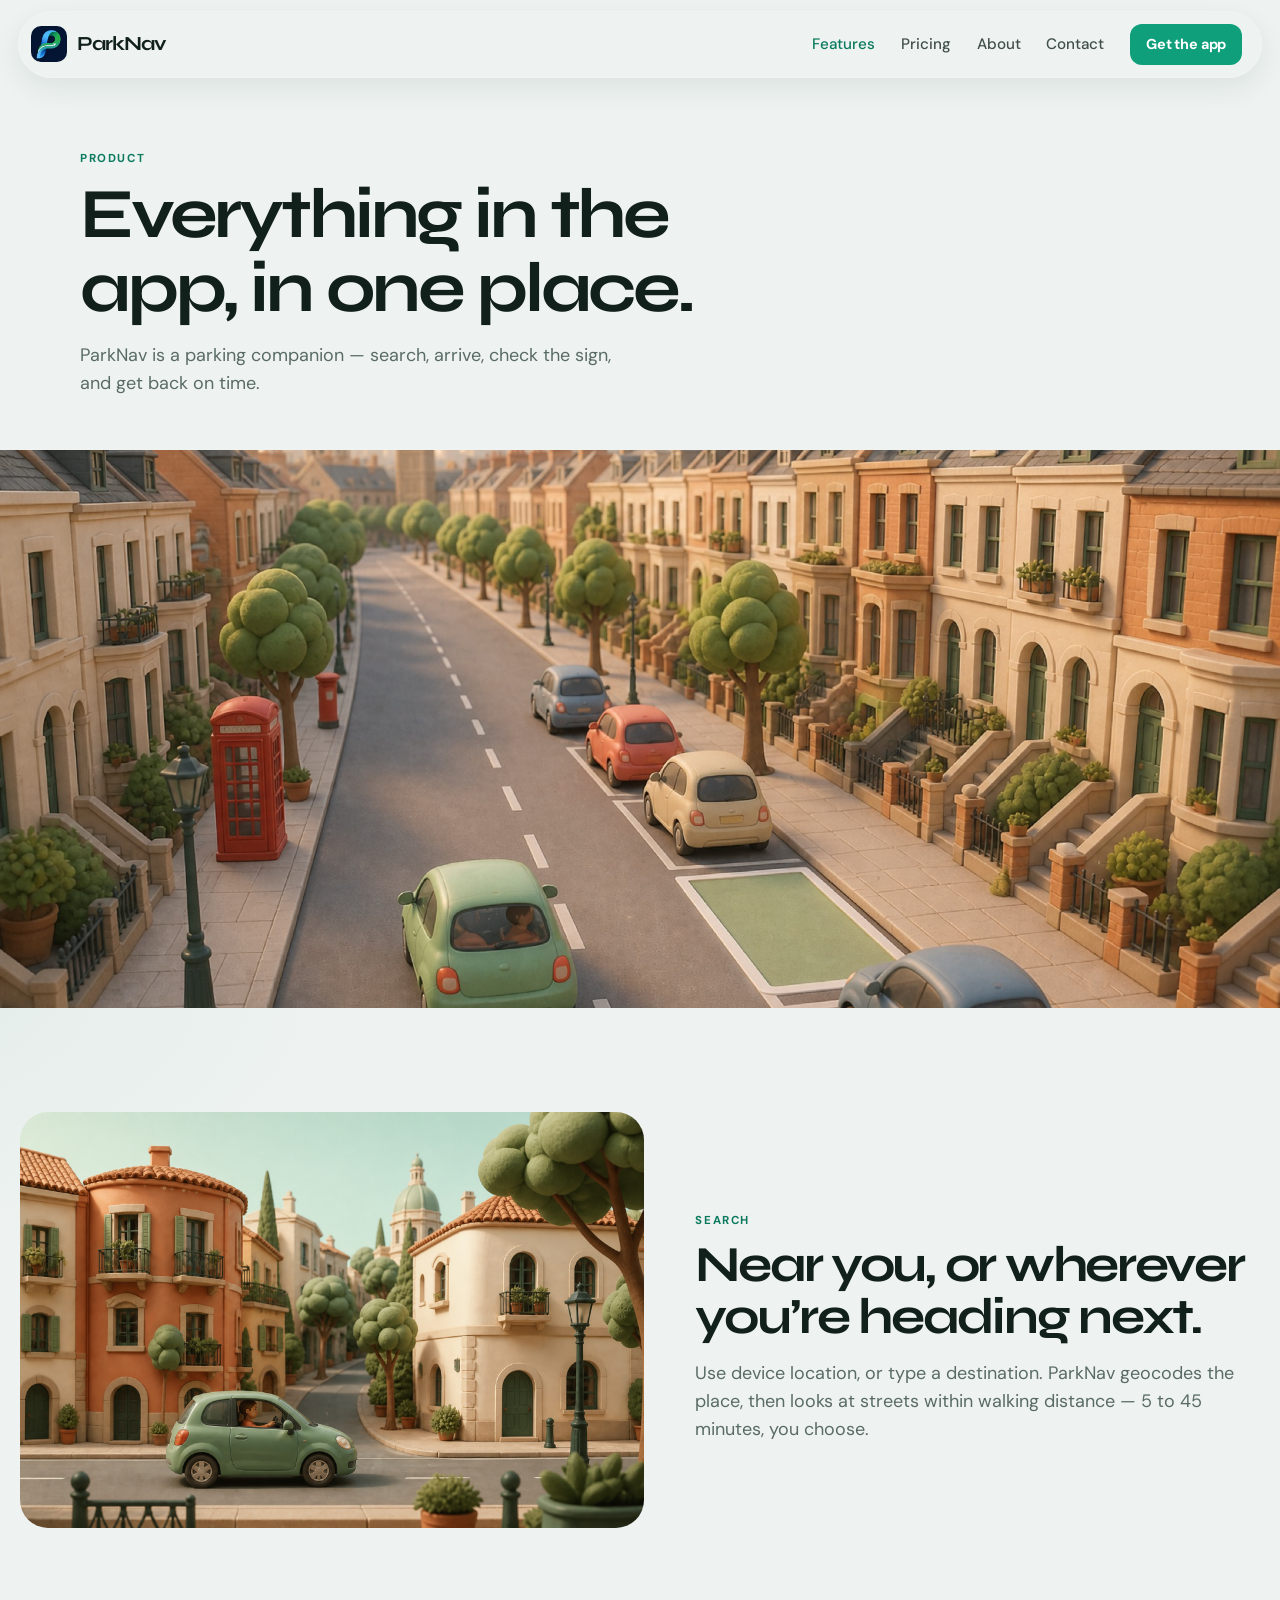
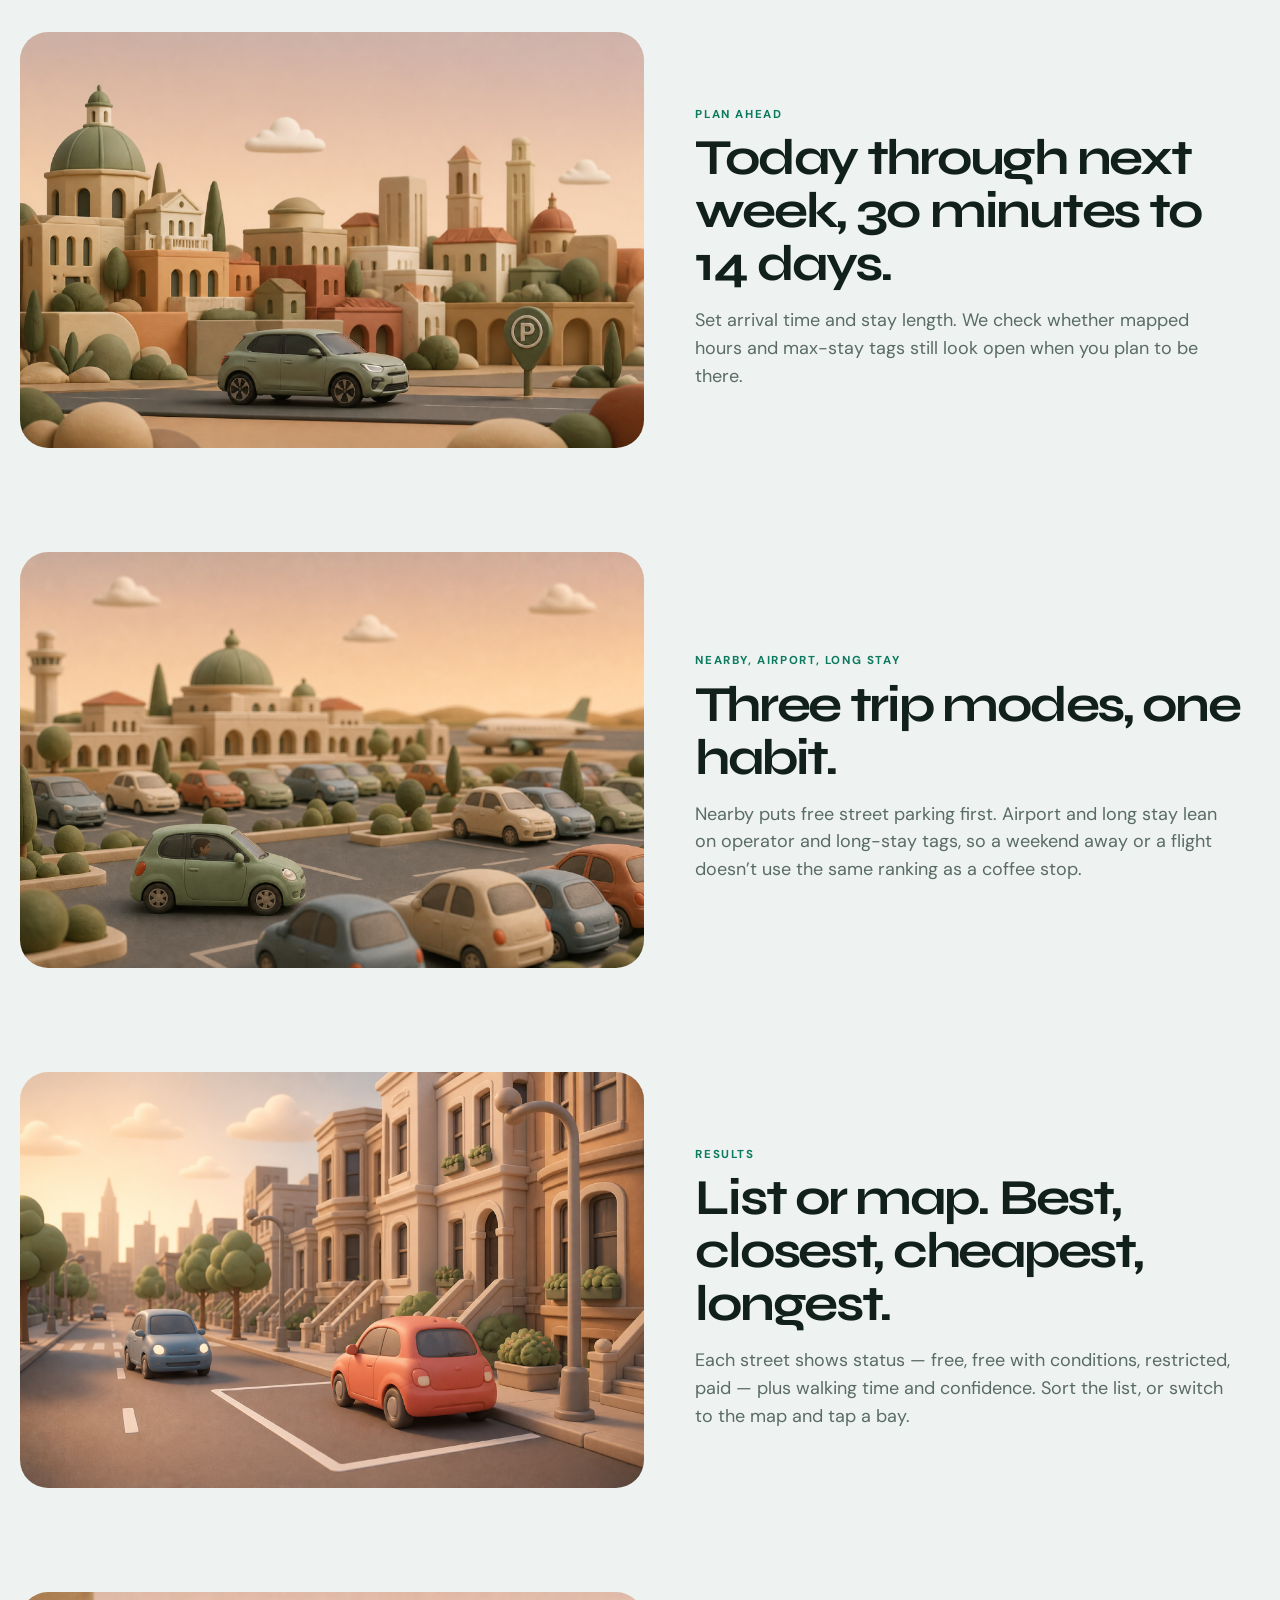
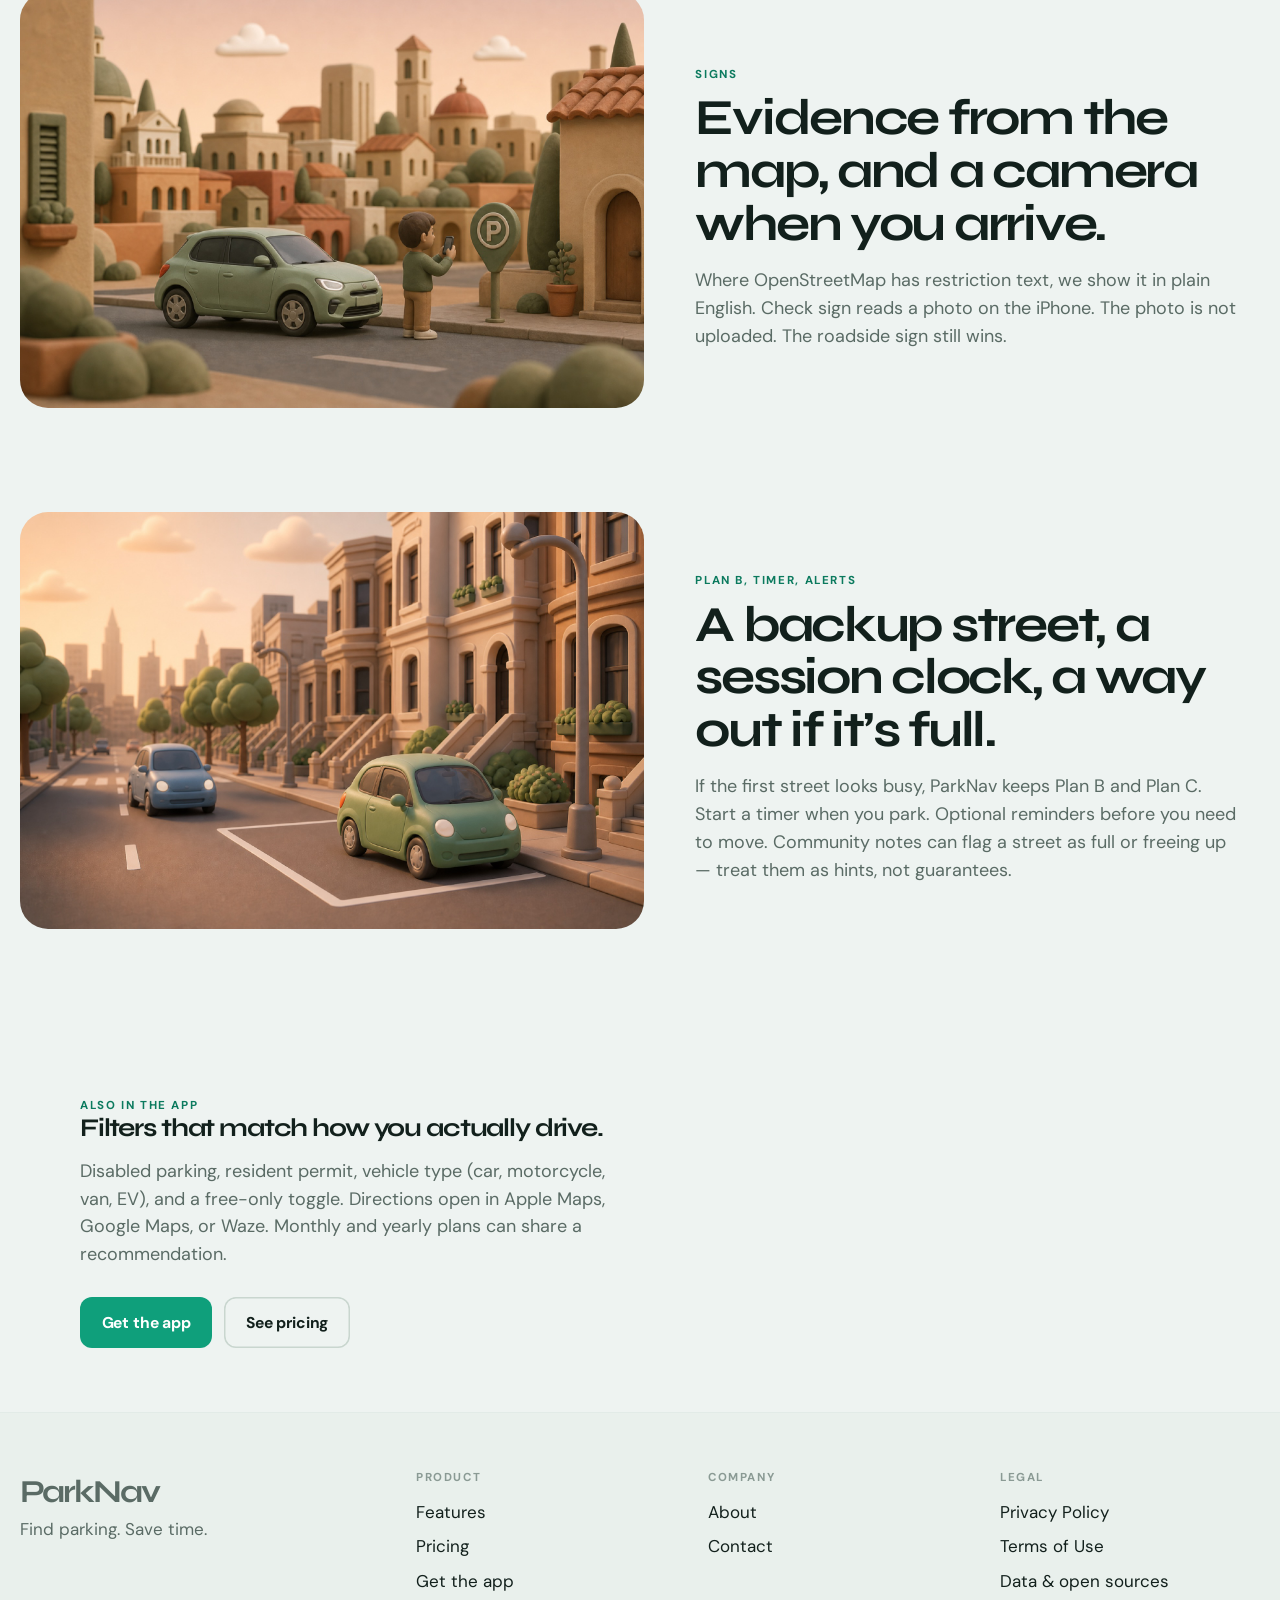
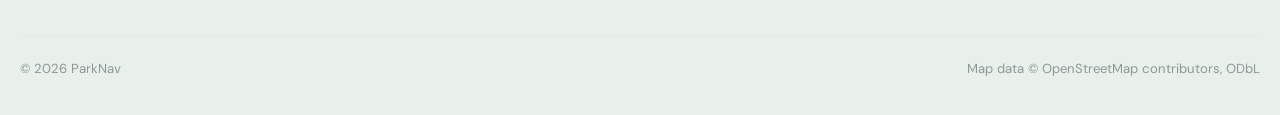
<file: features.html>
<!DOCTYPE html>
<html lang="en-GB">
<head>
  <meta charset="utf-8">
  <meta name="viewport" content="width=device-width, initial-scale=1">
  <title>Features — ParkNav</title>
  <meta name="description" content="Every ParkNav feature: destination search, trip modes, live map data, sign checks, backups, reminders, and more.">
  <link rel="canonical" href="https://jppferreira.github.io/parknav-website/features.html">
  <link rel="icon" href="images/favicon.png">
  <link rel="preconnect" href="https://fonts.googleapis.com">
  <link rel="preconnect" href="https://fonts.gstatic.com" crossorigin>
  <link href="https://fonts.googleapis.com/css2?family=DM+Sans:opsz,wght@9..40,400;9..40,500;9..40,700&family=Syne:wght@600;700&display=swap" rel="stylesheet">
  <link rel="stylesheet" href="css/site.css">
</head>
<body>
  <a class="skip" href="#content">Skip to content</a>

  <header class="nav is-solid" data-nav>
    <div class="nav-inner">
      <a class="nav-brand" href="index.html">
        <img src="images/logo.png" width="36" height="36" alt="">
        <span>ParkNav</span>
      </a>
      <button class="nav-toggle" type="button" data-nav-toggle aria-expanded="false" aria-label="Open menu">
        <span></span>
      </button>
      <nav class="nav-menu" data-nav-menu>
        <a class="nav-link is-active" href="features.html">Features</a>
        <a class="nav-link" href="pricing.html">Pricing</a>
        <a class="nav-link" href="about.html">About</a>
        <a class="nav-link" href="contact.html">Contact</a>
        <a class="btn btn-small" href="index.html#download">Get the app</a>
      </nav>
    </div>
  </header>

  <main id="content">
    <header class="page-intro">
      <div class="page-intro-inner">
        <p class="kicker">Product</p>
        <h1 class="display">Everything in the app, in one place.</h1>
        <p class="lede">ParkNav is a parking companion — search, arrive, check the sign, and get back on time.</p>
      </div>
    </header>

    <figure class="band">
      <img src="images/scene-overhead.jpg" alt="Clay overhead view of a London street while ParkNav searches for parking">
    </figure>

    <div class="feature-stack section">
      <section class="wrap-wide split">
        <div class="split-visual">
          <img src="images/hero-street.jpg" alt="Clay city street with a sage car">
        </div>
        <div class="split-copy">
          <p class="kicker">Search</p>
          <h2 class="display">Near you, or wherever you’re heading next.</h2>
          <p class="lede">Use device location, or type a destination. ParkNav geocodes the place, then looks at streets within walking distance — 5 to 45 minutes, you choose.</p>
        </div>
      </section>

      <section class="wrap-wide split split-flip">
        <div class="split-visual">
          <img src="images/scene-diorama.jpg" alt="Clay city diorama with a parking sign and sage car">
        </div>
        <div class="split-copy">
          <p class="kicker">Plan ahead</p>
          <h2 class="display">Today through next week, 30 minutes to 14 days.</h2>
          <p class="lede">Set arrival time and stay length. We check whether mapped hours and max-stay tags still look open when you plan to be there.</p>
        </div>
      </section>

      <section class="wrap-wide split">
        <div class="split-visual">
          <img src="images/scene-airport.jpg" alt="Clay airport car park">
        </div>
        <div class="split-copy">
          <p class="kicker">Nearby, airport, long stay</p>
          <h2 class="display">Three trip modes, one habit.</h2>
          <p class="lede">Nearby puts free street parking first. Airport and long stay lean on operator and long-stay tags, so a weekend away or a flight doesn’t use the same ranking as a coffee stop.</p>
        </div>
      </section>

      <section class="wrap-wide split split-flip">
        <div class="split-visual">
          <img src="images/scene-bay.jpg" alt="Car in a marked parking bay">
        </div>
        <div class="split-copy">
          <p class="kicker">Results</p>
          <h2 class="display">List or map. Best, closest, cheapest, longest.</h2>
          <p class="lede">Each street shows status — free, free with conditions, restricted, paid — plus walking time and confidence. Sort the list, or switch to the map and tap a bay.</p>
        </div>
      </section>

      <section class="wrap-wide split">
        <div class="split-visual">
          <img src="images/scene-sign.jpg" alt="Checking a parking restriction sign">
        </div>
        <div class="split-copy">
          <p class="kicker">Signs</p>
          <h2 class="display">Evidence from the map, and a camera when you arrive.</h2>
          <p class="lede">Where OpenStreetMap has restriction text, we show it in plain English. Check sign reads a photo on the iPhone. The photo is not uploaded. The roadside sign still wins.</p>
        </div>
      </section>

      <section class="wrap-wide split split-flip">
        <div class="split-visual">
          <img src="images/scene-parked.jpg" alt="Parked sage car on a quiet street">
        </div>
        <div class="split-copy">
          <p class="kicker">Plan B, timer, alerts</p>
          <h2 class="display">A backup street, a session clock, a way out if it’s full.</h2>
          <p class="lede">If the first street looks busy, ParkNav keeps Plan B and Plan C. Start a timer when you park. Optional reminders before you need to move. Community notes can flag a street as full or freeing up — treat them as hints, not guarantees.</p>
        </div>
      </section>
    </div>

    <section class="section-tight">
      <div class="wrap">
        <p class="kicker">Also in the app</p>
        <h2 class="display" style="margin-bottom: 1rem;">Filters that match how you actually drive.</h2>
        <p class="lede">Disabled parking, resident permit, vehicle type (car, motorcycle, van, EV), and a free-only toggle. Directions open in Apple Maps, Google Maps, or Waze. Monthly and yearly plans can share a recommendation.</p>
        <div class="cta-row">
          <a class="btn" href="index.html#download">Get the app</a>
          <a class="btn btn-ghost" href="pricing.html">See pricing</a>
        </div>
      </div>
    </section>
  </main>

  <footer class="footer">
    <div class="wrap-wide footer-grid">
      <div>
        <p class="brand-word">ParkNav</p>
        <p>Find parking. Save time.</p>
      </div>
      <div>
        <h2>Product</h2>
        <ul>
          <li><a href="features.html">Features</a></li>
          <li><a href="pricing.html">Pricing</a></li>
          <li><a href="index.html#download">Get the app</a></li>
        </ul>
      </div>
      <div>
        <h2>Company</h2>
        <ul>
          <li><a href="about.html">About</a></li>
          <li><a href="contact.html">Contact</a></li>
        </ul>
      </div>
      <div>
        <h2>Legal</h2>
        <ul>
          <li><a href="privacy.html">Privacy Policy</a></li>
          <li><a href="terms.html">Terms of Use</a></li>
          <li><a href="data.html">Data &amp; open sources</a></li>
        </ul>
      </div>
    </div>
    <div class="footer-base">
      <span>© 2026 ParkNav</span>
      <span>Map data © OpenStreetMap contributors, ODbL</span>
    </div>
  </footer>

  <script src="js/site.js"></script>
</body>
</html>
</file>
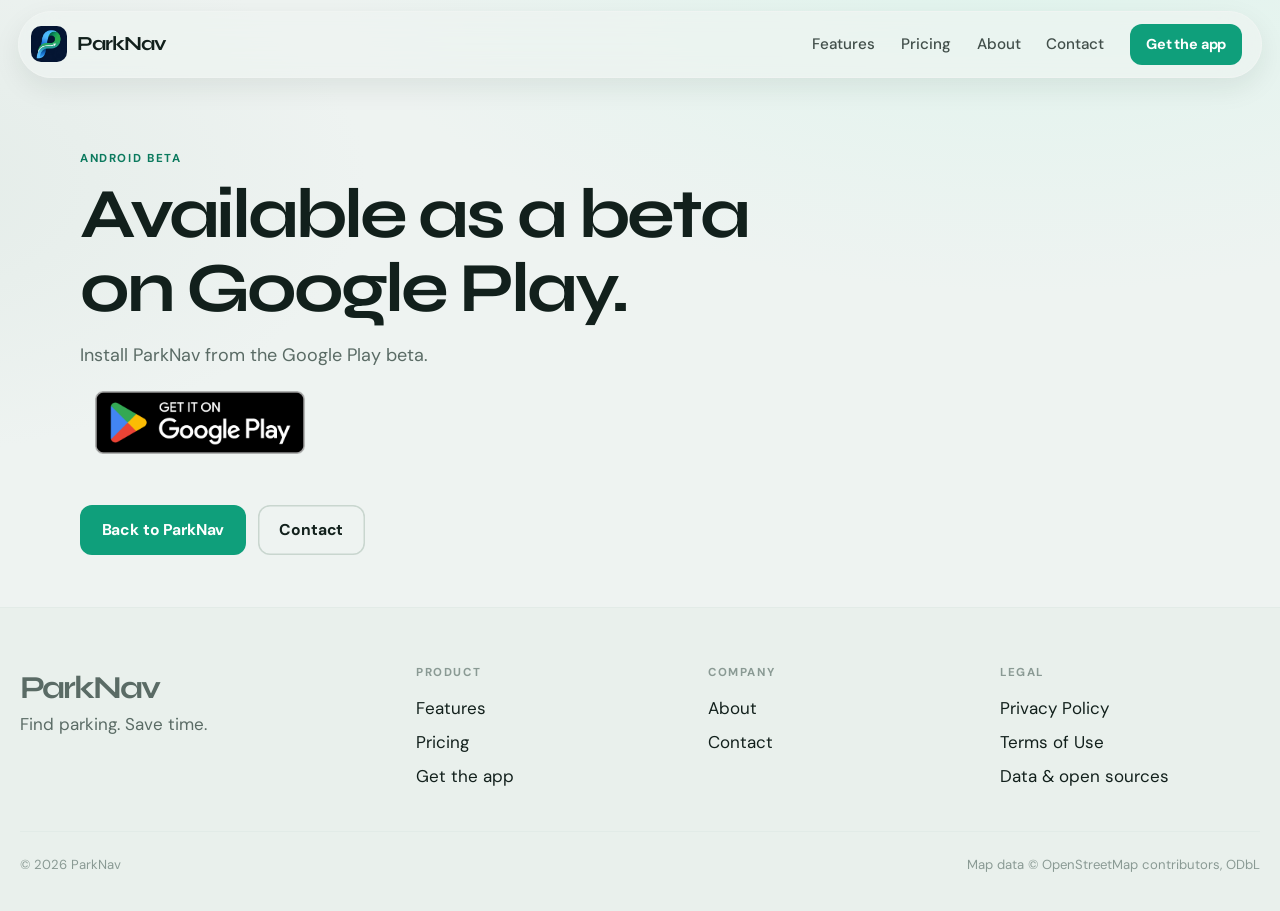
<file: install.html>
<!DOCTYPE html>
<html lang="en-GB">
<head>
  <meta charset="utf-8">
  <meta name="viewport" content="width=device-width, initial-scale=1">
  <title>ParkNav on Google Play</title>
  <meta name="description" content="ParkNav is available as a beta on Google Play.">
  <link rel="icon" href="images/favicon.png">
  <link rel="preconnect" href="https://fonts.googleapis.com">
  <link rel="preconnect" href="https://fonts.gstatic.com" crossorigin>
  <link href="https://fonts.googleapis.com/css2?family=DM+Sans:opsz,wght@9..40,400;9..40,500;9..40,700&family=Syne:wght@600;700&display=swap" rel="stylesheet">
  <link rel="stylesheet" href="css/site.css">
</head>
<body>
  <a class="skip" href="#content">Skip to content</a>

  <header class="nav is-solid" data-nav>
    <div class="nav-inner">
      <a class="nav-brand" href="index.html">
        <img src="images/logo.png" width="36" height="36" alt="">
        <span>ParkNav</span>
      </a>
      <button class="nav-toggle" type="button" data-nav-toggle aria-expanded="false" aria-label="Open menu">
        <span></span>
      </button>
      <nav class="nav-menu" data-nav-menu>
        <a class="nav-link" href="features.html">Features</a>
        <a class="nav-link" href="pricing.html">Pricing</a>
        <a class="nav-link" href="about.html">About</a>
        <a class="nav-link" href="contact.html">Contact</a>
        <a class="btn btn-small" href="index.html#download">Get the app</a>
      </nav>
    </div>
  </header>

  <main id="content">
    <header class="page-intro">
      <div class="page-intro-inner">
        <p class="kicker">Android beta</p>
        <h1 class="display">Available as a beta on Google Play.</h1>
        <p class="lede">Install ParkNav from the Google Play beta.</p>
        <a class="store-badge" href="https://play.google.com/store/apps/details?id=com.parknav.app">
          <img src="images/google-play-badge.png" width="646" height="250" alt="Get it on Google Play">
        </a>
        <div class="cta-row">
          <a class="btn" href="index.html">Back to ParkNav</a>
          <a class="btn btn-ghost" href="contact.html">Contact</a>
        </div>
      </div>
    </header>
  </main>

  <footer class="footer">
    <div class="wrap-wide footer-grid">
      <div>
        <p class="brand-word">ParkNav</p>
        <p>Find parking. Save time.</p>
      </div>
      <div>
        <h2>Product</h2>
        <ul>
          <li><a href="features.html">Features</a></li>
          <li><a href="pricing.html">Pricing</a></li>
          <li><a href="index.html#download">Get the app</a></li>
        </ul>
      </div>
      <div>
        <h2>Company</h2>
        <ul>
          <li><a href="about.html">About</a></li>
          <li><a href="contact.html">Contact</a></li>
        </ul>
      </div>
      <div>
        <h2>Legal</h2>
        <ul>
          <li><a href="privacy.html">Privacy Policy</a></li>
          <li><a href="terms.html">Terms of Use</a></li>
          <li><a href="data.html">Data &amp; open sources</a></li>
        </ul>
      </div>
    </div>
    <div class="footer-base">
      <span>© 2026 ParkNav</span>
      <span>Map data © OpenStreetMap contributors, ODbL</span>
    </div>
  </footer>

  <script src="js/site.js"></script>
</body>
</html>
</file>
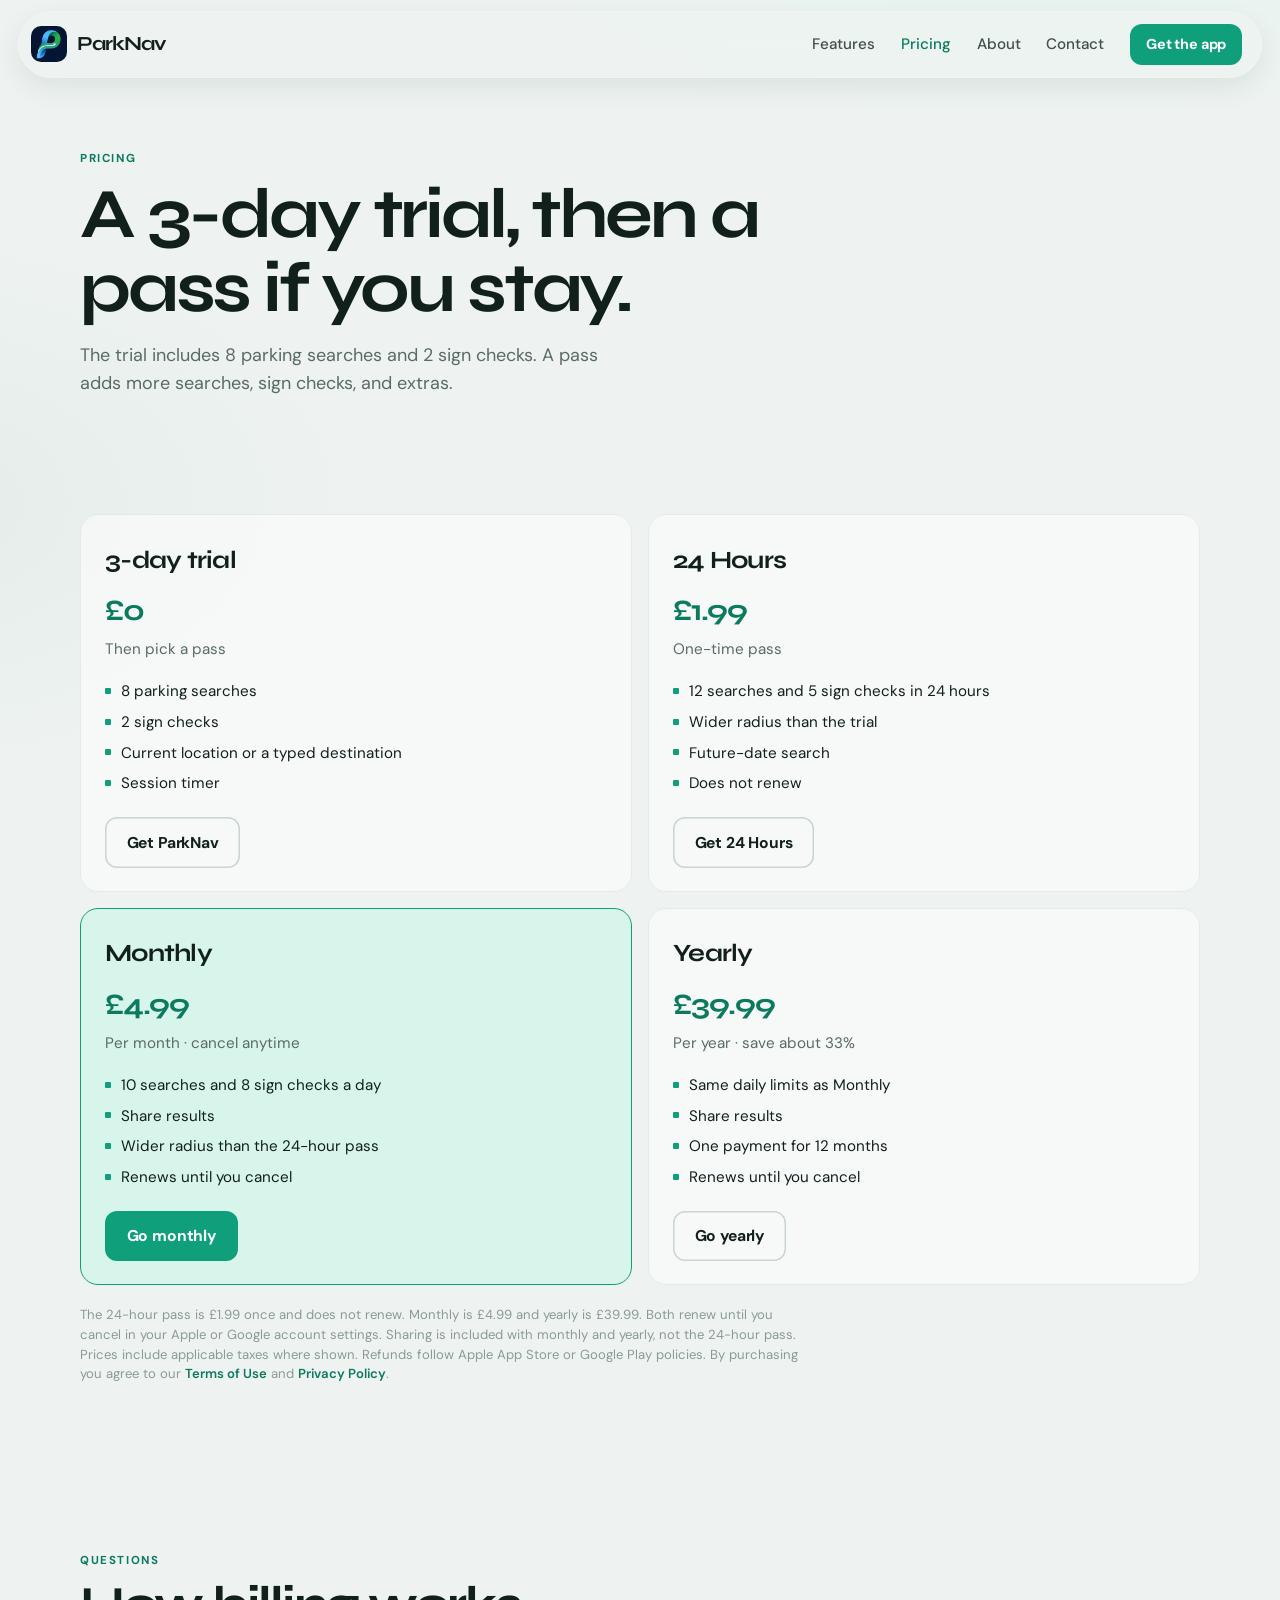
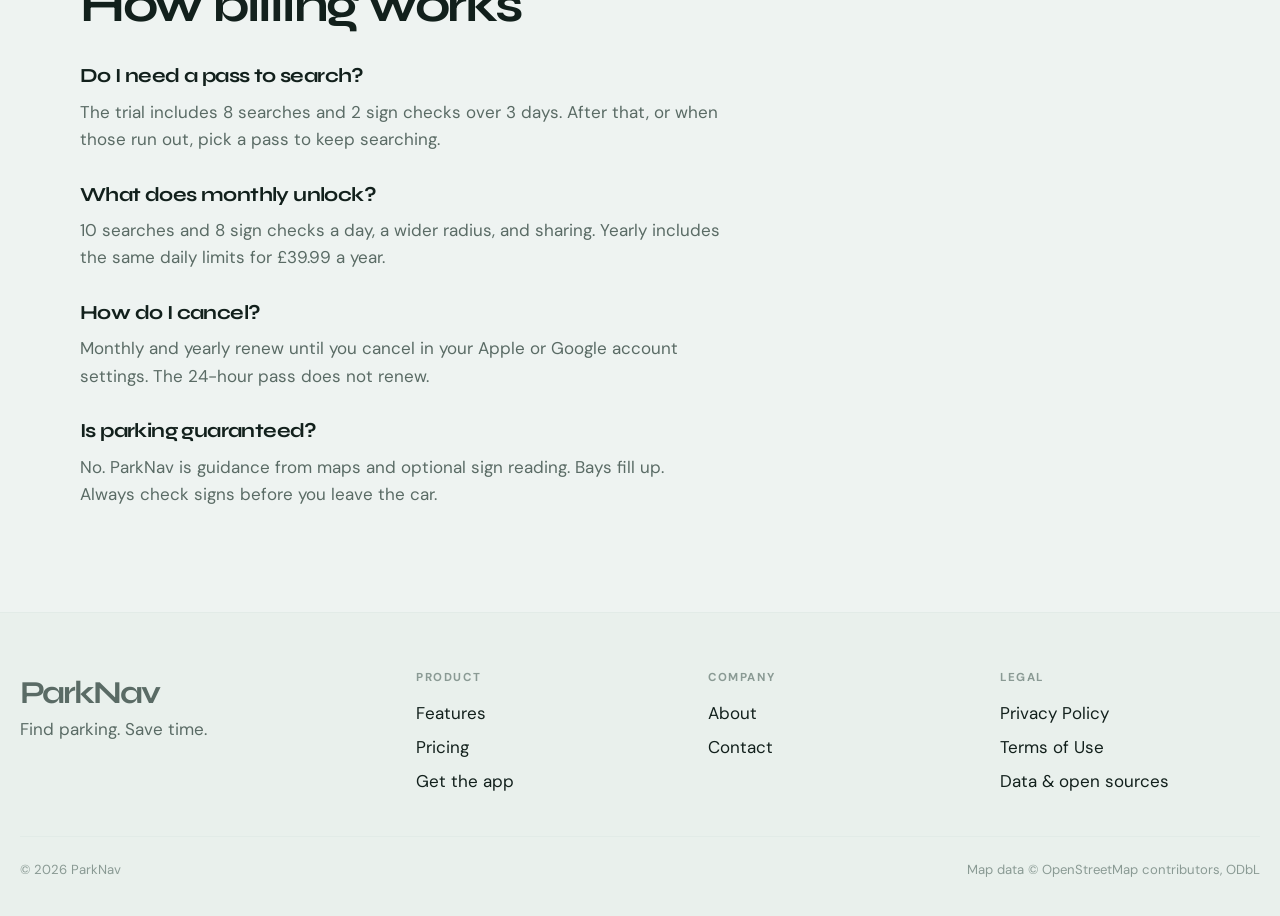
<file: pricing.html>
<!DOCTYPE html>
<html lang="en-GB">
<head>
  <meta charset="utf-8">
  <meta name="viewport" content="width=device-width, initial-scale=1">
  <title>Pricing — ParkNav</title>
  <meta name="description" content="ParkNav starts with a 3-day trial. Then a 24-hour pass (£1.99), monthly (£4.99), or yearly (£39.99).">
  <link rel="canonical" href="https://jppferreira.github.io/parknav-website/pricing.html">
  <link rel="icon" href="images/favicon.png">
  <link rel="preconnect" href="https://fonts.googleapis.com">
  <link rel="preconnect" href="https://fonts.gstatic.com" crossorigin>
  <link href="https://fonts.googleapis.com/css2?family=DM+Sans:opsz,wght@9..40,400;9..40,500;9..40,700&family=Syne:wght@600;700&display=swap" rel="stylesheet">
  <link rel="stylesheet" href="css/site.css">
</head>
<body>
  <a class="skip" href="#content">Skip to content</a>

  <header class="nav is-solid" data-nav>
    <div class="nav-inner">
      <a class="nav-brand" href="index.html">
        <img src="images/logo.png" width="36" height="36" alt="">
        <span>ParkNav</span>
      </a>
      <button class="nav-toggle" type="button" data-nav-toggle aria-expanded="false" aria-label="Open menu">
        <span></span>
      </button>
      <nav class="nav-menu" data-nav-menu>
        <a class="nav-link" href="features.html">Features</a>
        <a class="nav-link is-active" href="pricing.html">Pricing</a>
        <a class="nav-link" href="about.html">About</a>
        <a class="nav-link" href="contact.html">Contact</a>
        <a class="btn btn-small" href="index.html#download">Get the app</a>
      </nav>
    </div>
  </header>

  <main id="content">
    <header class="page-intro">
      <div class="page-intro-inner">
        <p class="kicker">Pricing</p>
        <h1 class="display">A 3-day trial, then a pass if you stay.</h1>
        <p class="lede">The trial includes 8 parking searches and 2 sign checks. A pass adds more searches, sign checks, and extras.</p>
      </div>
    </header>

    <section class="section-tight">
      <div class="wrap">
        <div class="plans">
          <article class="plan">
            <h3>3-day trial</h3>
            <p class="price">£0</p>
            <p class="tag">Then pick a pass</p>
            <ul>
              <li>8 parking searches</li>
              <li>2 sign checks</li>
              <li>Current location or a typed destination</li>
              <li>Session timer</li>
            </ul>
            <a class="btn btn-ghost" href="index.html#download">Get ParkNav</a>
          </article>
          <article class="plan">
            <h3>24 Hours</h3>
            <p class="price">£1.99</p>
            <p class="tag">One-time pass</p>
            <ul>
              <li>12 searches and 5 sign checks in 24 hours</li>
              <li>Wider radius than the trial</li>
              <li>Future-date search</li>
              <li>Does not renew</li>
            </ul>
            <a class="btn btn-ghost" href="index.html#download">Get 24 Hours</a>
          </article>
          <article class="plan plan-featured">
            <h3>Monthly</h3>
            <p class="price">£4.99</p>
            <p class="tag">Per month · cancel anytime</p>
            <ul>
              <li>10 searches and 8 sign checks a day</li>
              <li>Share results</li>
              <li>Wider radius than the 24-hour pass</li>
              <li>Renews until you cancel</li>
            </ul>
            <a class="btn" href="index.html#download">Go monthly</a>
          </article>
          <article class="plan">
            <h3>Yearly</h3>
            <p class="price">£39.99</p>
            <p class="tag">Per year · save about 33%</p>
            <ul>
              <li>Same daily limits as Monthly</li>
              <li>Share results</li>
              <li>One payment for 12 months</li>
              <li>Renews until you cancel</li>
            </ul>
            <a class="btn btn-ghost" href="index.html#download">Go yearly</a>
          </article>
        </div>
        <p class="fine">The 24-hour pass is £1.99 once and does not renew. Monthly is £4.99 and yearly is £39.99. Both renew until you cancel in your Apple or Google account settings. Sharing is included with monthly and yearly, not the 24-hour pass. Prices include applicable taxes where shown. Refunds follow Apple App Store or Google Play policies. By purchasing you agree to our <a href="terms.html">Terms of Use</a> and <a href="privacy.html">Privacy Policy</a>.</p>
      </div>
    </section>

    <section class="section">
      <div class="wrap">
        <p class="kicker">Questions</p>
        <h2 class="display" style="margin-bottom: 1.75rem;">How billing works</h2>
        <div class="faq">
          <div>
            <h3>Do I need a pass to search?</h3>
            <p>The trial includes 8 searches and 2 sign checks over 3 days. After that, or when those run out, pick a pass to keep searching.</p>
          </div>
          <div>
            <h3>What does monthly unlock?</h3>
            <p>10 searches and 8 sign checks a day, a wider radius, and sharing. Yearly includes the same daily limits for £39.99 a year.</p>
          </div>
          <div>
            <h3>How do I cancel?</h3>
            <p>Monthly and yearly renew until you cancel in your Apple or Google account settings. The 24-hour pass does not renew.</p>
          </div>
          <div>
            <h3>Is parking guaranteed?</h3>
            <p>No. ParkNav is guidance from maps and optional sign reading. Bays fill up. Always check signs before you leave the car.</p>
          </div>
        </div>
      </div>
    </section>
  </main>

  <footer class="footer">
    <div class="wrap-wide footer-grid">
      <div>
        <p class="brand-word">ParkNav</p>
        <p>Find parking. Save time.</p>
      </div>
      <div>
        <h2>Product</h2>
        <ul>
          <li><a href="features.html">Features</a></li>
          <li><a href="pricing.html">Pricing</a></li>
          <li><a href="index.html#download">Get the app</a></li>
        </ul>
      </div>
      <div>
        <h2>Company</h2>
        <ul>
          <li><a href="about.html">About</a></li>
          <li><a href="contact.html">Contact</a></li>
        </ul>
      </div>
      <div>
        <h2>Legal</h2>
        <ul>
          <li><a href="privacy.html">Privacy Policy</a></li>
          <li><a href="terms.html">Terms of Use</a></li>
          <li><a href="data.html">Data &amp; open sources</a></li>
        </ul>
      </div>
    </div>
    <div class="footer-base">
      <span>© 2026 ParkNav</span>
      <span>Map data © OpenStreetMap contributors, ODbL</span>
    </div>
  </footer>

  <script src="js/site.js"></script>
</body>
</html>
</file>
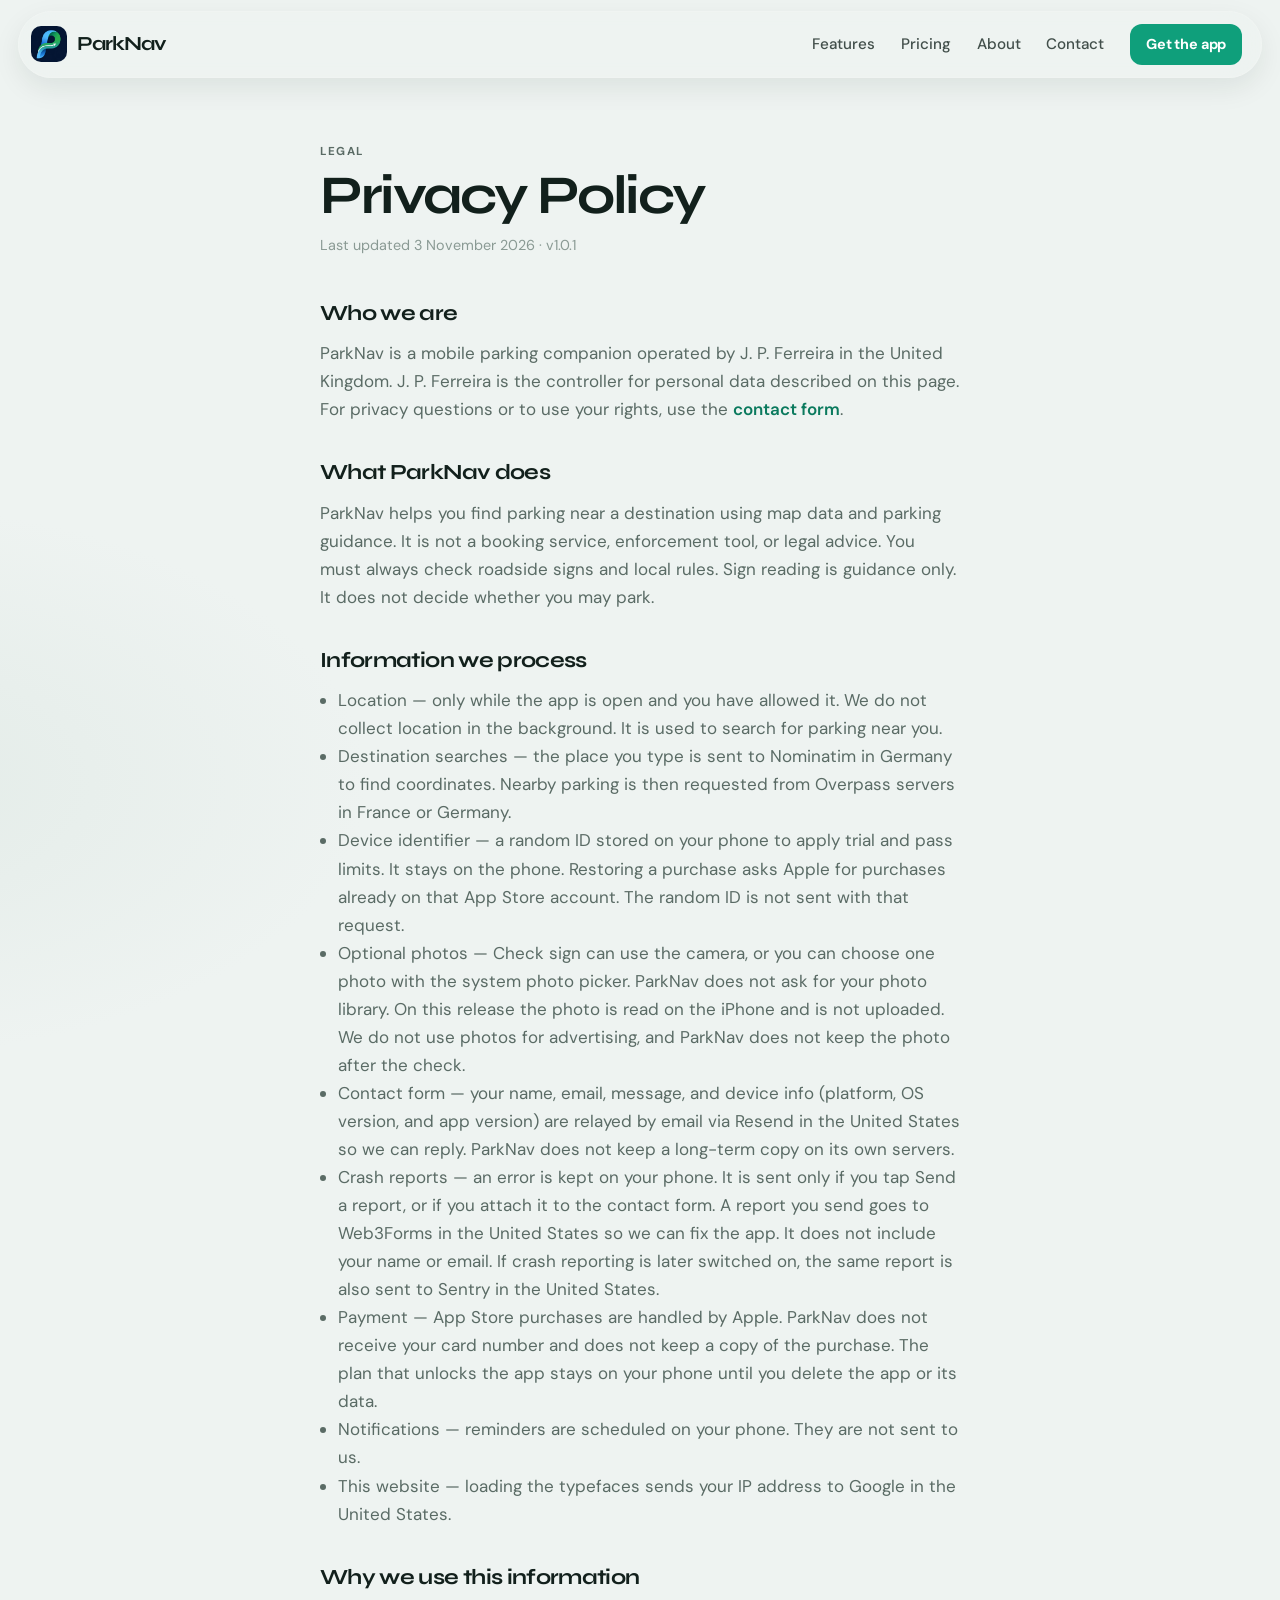
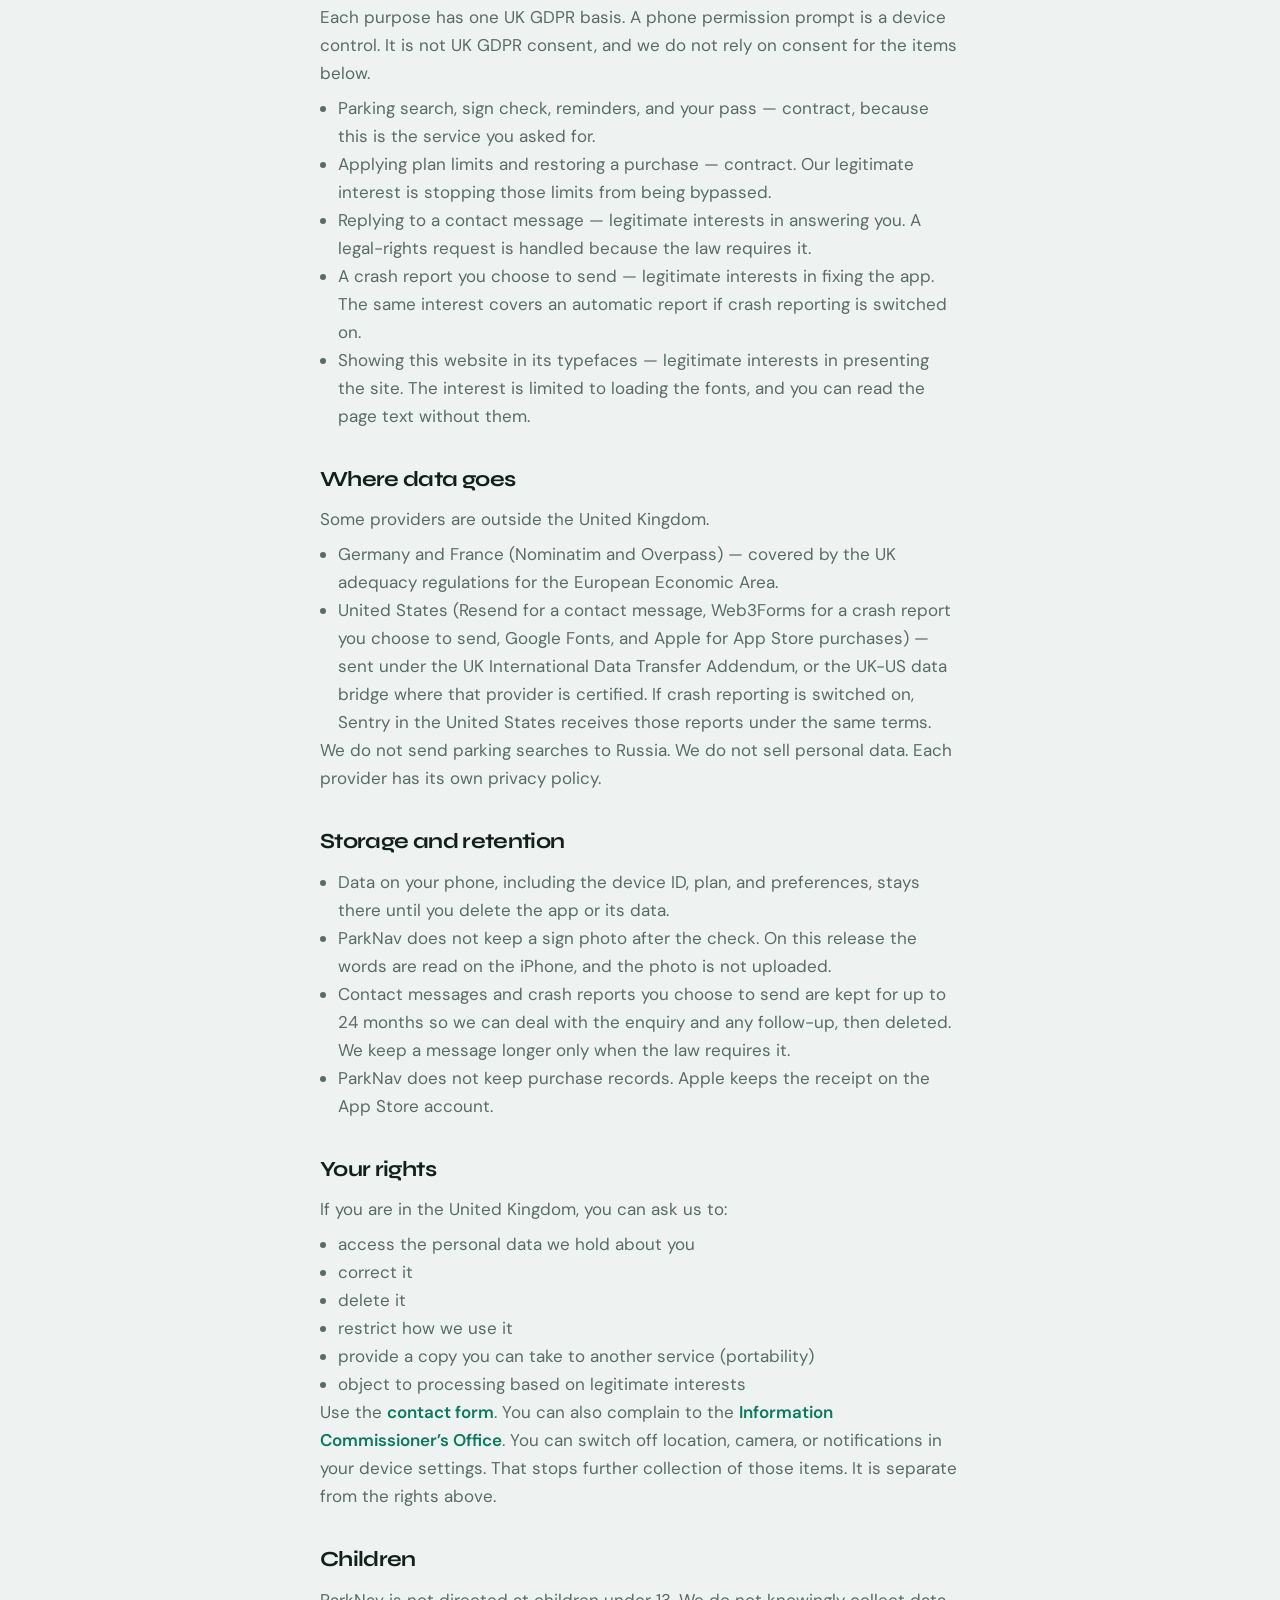
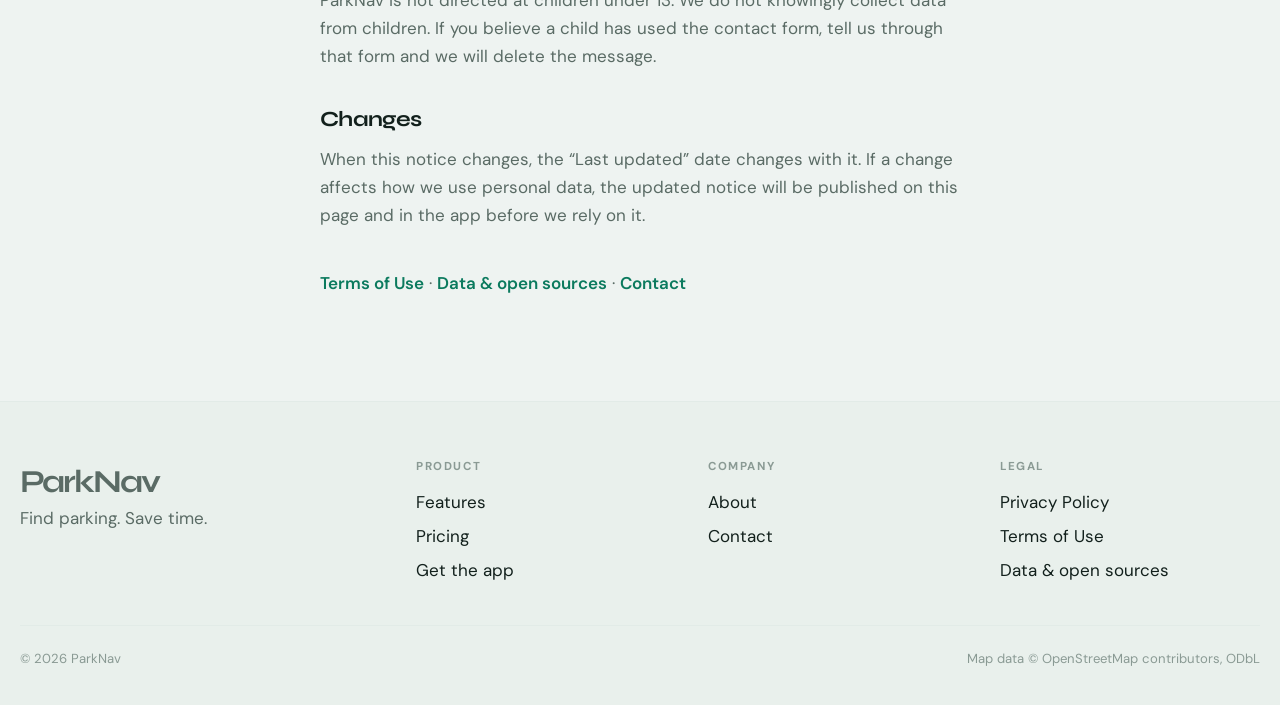
<file: privacy.html>
<!DOCTYPE html>
<html lang="en-GB">
<head>
  <meta charset="utf-8">
  <meta name="viewport" content="width=device-width, initial-scale=1">
  <title>Privacy Policy — ParkNav</title>
  <meta name="description" content="How ParkNav handles location, device data, optional photos, and payments.">
  <link rel="canonical" href="https://jppferreira.github.io/parknav-website/privacy.html">
  <link rel="icon" href="images/favicon.png">
  <link rel="preconnect" href="https://fonts.googleapis.com">
  <link rel="preconnect" href="https://fonts.gstatic.com" crossorigin>
  <link href="https://fonts.googleapis.com/css2?family=DM+Sans:opsz,wght@9..40,400;9..40,500;9..40,700&family=Syne:wght@600;700&display=swap" rel="stylesheet">
  <link rel="stylesheet" href="css/site.css">
</head>
<body>
  <a class="skip" href="#content">Skip to content</a>

  <header class="nav is-solid" data-nav>
    <div class="nav-inner">
      <a class="nav-brand" href="index.html">
        <img src="images/logo.png" width="36" height="36" alt="">
        <span>ParkNav</span>
      </a>
      <button class="nav-toggle" type="button" data-nav-toggle aria-expanded="false" aria-label="Open menu">
        <span></span>
      </button>
      <nav class="nav-menu" data-nav-menu>
        <a class="nav-link" href="features.html">Features</a>
        <a class="nav-link" href="pricing.html">Pricing</a>
        <a class="nav-link" href="about.html">About</a>
        <a class="nav-link" href="contact.html">Contact</a>
        <a class="btn btn-small" href="index.html#download">Get the app</a>
      </nav>
    </div>
  </header>

  <article class="article" id="content">
    <p class="kicker">Legal</p>
    <h1 class="display">Privacy Policy</h1>
    <p class="updated">Last updated 3 November 2026 · v1.0.1</p>

    <h2>Who we are</h2>
    <p>ParkNav is a mobile parking companion operated by J. P. Ferreira in the United Kingdom. J. P. Ferreira is the controller for personal data described on this page. For privacy questions or to use your rights, use the <a href="contact.html?topic=Privacy#contact-form">contact form</a>.</p>

    <h2>What ParkNav does</h2>
    <p>ParkNav helps you find parking near a destination using map data and parking guidance. It is not a booking service, enforcement tool, or legal advice. You must always check roadside signs and local rules. Sign reading is guidance only. It does not decide whether you may park.</p>

    <h2>Information we process</h2>
    <ul>
      <li>Location — only while the app is open and you have allowed it. We do not collect location in the background. It is used to search for parking near you.</li>
      <li>Destination searches — the place you type is sent to Nominatim in Germany to find coordinates. Nearby parking is then requested from Overpass servers in France or Germany.</li>
      <li>Device identifier — a random ID stored on your phone to apply trial and pass limits. It stays on the phone. Restoring a purchase asks Apple for purchases already on that App Store account. The random ID is not sent with that request.</li>
      <li>Optional photos — Check sign can use the camera, or you can choose one photo with the system photo picker. ParkNav does not ask for your photo library. On this release the photo is read on the iPhone and is not uploaded. We do not use photos for advertising, and ParkNav does not keep the photo after the check.</li>
      <li>Contact form — your name, email, message, and device info (platform, OS version, and app version) are relayed by email via Resend in the United States so we can reply. ParkNav does not keep a long-term copy on its own servers.</li>
      <li>Crash reports — an error is kept on your phone. It is sent only if you tap Send a report, or if you attach it to the contact form. A report you send goes to Web3Forms in the United States so we can fix the app. It does not include your name or email. If crash reporting is later switched on, the same report is also sent to Sentry in the United States.</li>
      <li>Payment — App Store purchases are handled by Apple. ParkNav does not receive your card number and does not keep a copy of the purchase. The plan that unlocks the app stays on your phone until you delete the app or its data.</li>
      <li>Notifications — reminders are scheduled on your phone. They are not sent to us.</li>
      <li>This website — loading the typefaces sends your IP address to Google in the United States.</li>
    </ul>

    <h2>Why we use this information</h2>
    <p>Each purpose has one UK GDPR basis. A phone permission prompt is a device control. It is not UK GDPR consent, and we do not rely on consent for the items below.</p>
    <ul>
      <li>Parking search, sign check, reminders, and your pass — contract, because this is the service you asked for.</li>
      <li>Applying plan limits and restoring a purchase — contract. Our legitimate interest is stopping those limits from being bypassed.</li>
      <li>Replying to a contact message — legitimate interests in answering you. A legal-rights request is handled because the law requires it.</li>
      <li>A crash report you choose to send — legitimate interests in fixing the app. The same interest covers an automatic report if crash reporting is switched on.</li>
      <li>Showing this website in its typefaces — legitimate interests in presenting the site. The interest is limited to loading the fonts, and you can read the page text without them.</li>
    </ul>

    <h2>Where data goes</h2>
    <p>Some providers are outside the United Kingdom.</p>
    <ul>
      <li>Germany and France (Nominatim and Overpass) — covered by the UK adequacy regulations for the European Economic Area.</li>
      <li>United States (Resend for a contact message, Web3Forms for a crash report you choose to send, Google Fonts, and Apple for App Store purchases) — sent under the UK International Data Transfer Addendum, or the UK-US data bridge where that provider is certified. If crash reporting is switched on, Sentry in the United States receives those reports under the same terms.</li>
    </ul>
    <p>We do not send parking searches to Russia. We do not sell personal data. Each provider has its own privacy policy.</p>

    <h2>Storage and retention</h2>
    <ul>
      <li>Data on your phone, including the device ID, plan, and preferences, stays there until you delete the app or its data.</li>
      <li>ParkNav does not keep a sign photo after the check. On this release the words are read on the iPhone, and the photo is not uploaded.</li>
      <li>Contact messages and crash reports you choose to send are kept for up to 24 months so we can deal with the enquiry and any follow-up, then deleted. We keep a message longer only when the law requires it.</li>
      <li>ParkNav does not keep purchase records. Apple keeps the receipt on the App Store account.</li>
    </ul>

    <h2>Your rights</h2>
    <p>If you are in the United Kingdom, you can ask us to:</p>
    <ul>
      <li>access the personal data we hold about you</li>
      <li>correct it</li>
      <li>delete it</li>
      <li>restrict how we use it</li>
      <li>provide a copy you can take to another service (portability)</li>
      <li>object to processing based on legitimate interests</li>
    </ul>
    <p>Use the <a href="contact.html?topic=Privacy#contact-form">contact form</a>. You can also complain to the <a href="https://ico.org.uk/make-a-complaint/">Information Commissioner’s Office</a>. You can switch off location, camera, or notifications in your device settings. That stops further collection of those items. It is separate from the rights above.</p>

    <h2>Children</h2>
    <p>ParkNav is not directed at children under 13. We do not knowingly collect data from children. If you believe a child has used the contact form, tell us through that form and we will delete the message.</p>

    <h2>Changes</h2>
    <p>When this notice changes, the “Last updated” date changes with it. If a change affects how we use personal data, the updated notice will be published on this page and in the app before we rely on it.</p>

    <p style="margin-top: 2.5rem;"><a href="terms.html">Terms of Use</a> · <a href="data.html">Data &amp; open sources</a> · <a href="contact.html">Contact</a></p>
  </article>

  <footer class="footer">
    <div class="wrap-wide footer-grid">
      <div>
        <p class="brand-word">ParkNav</p>
        <p>Find parking. Save time.</p>
      </div>
      <div>
        <h2>Product</h2>
        <ul>
          <li><a href="features.html">Features</a></li>
          <li><a href="pricing.html">Pricing</a></li>
          <li><a href="index.html#download">Get the app</a></li>
        </ul>
      </div>
      <div>
        <h2>Company</h2>
        <ul>
          <li><a href="about.html">About</a></li>
          <li><a href="contact.html">Contact</a></li>
        </ul>
      </div>
      <div>
        <h2>Legal</h2>
        <ul>
          <li><a href="privacy.html">Privacy Policy</a></li>
          <li><a href="terms.html">Terms of Use</a></li>
          <li><a href="data.html">Data &amp; open sources</a></li>
        </ul>
      </div>
    </div>
    <div class="footer-base">
      <span>© 2026 ParkNav</span>
      <span>Map data © OpenStreetMap contributors, ODbL</span>
    </div>
  </footer>

  <script src="js/site.js"></script>
</body>
</html>
</file>
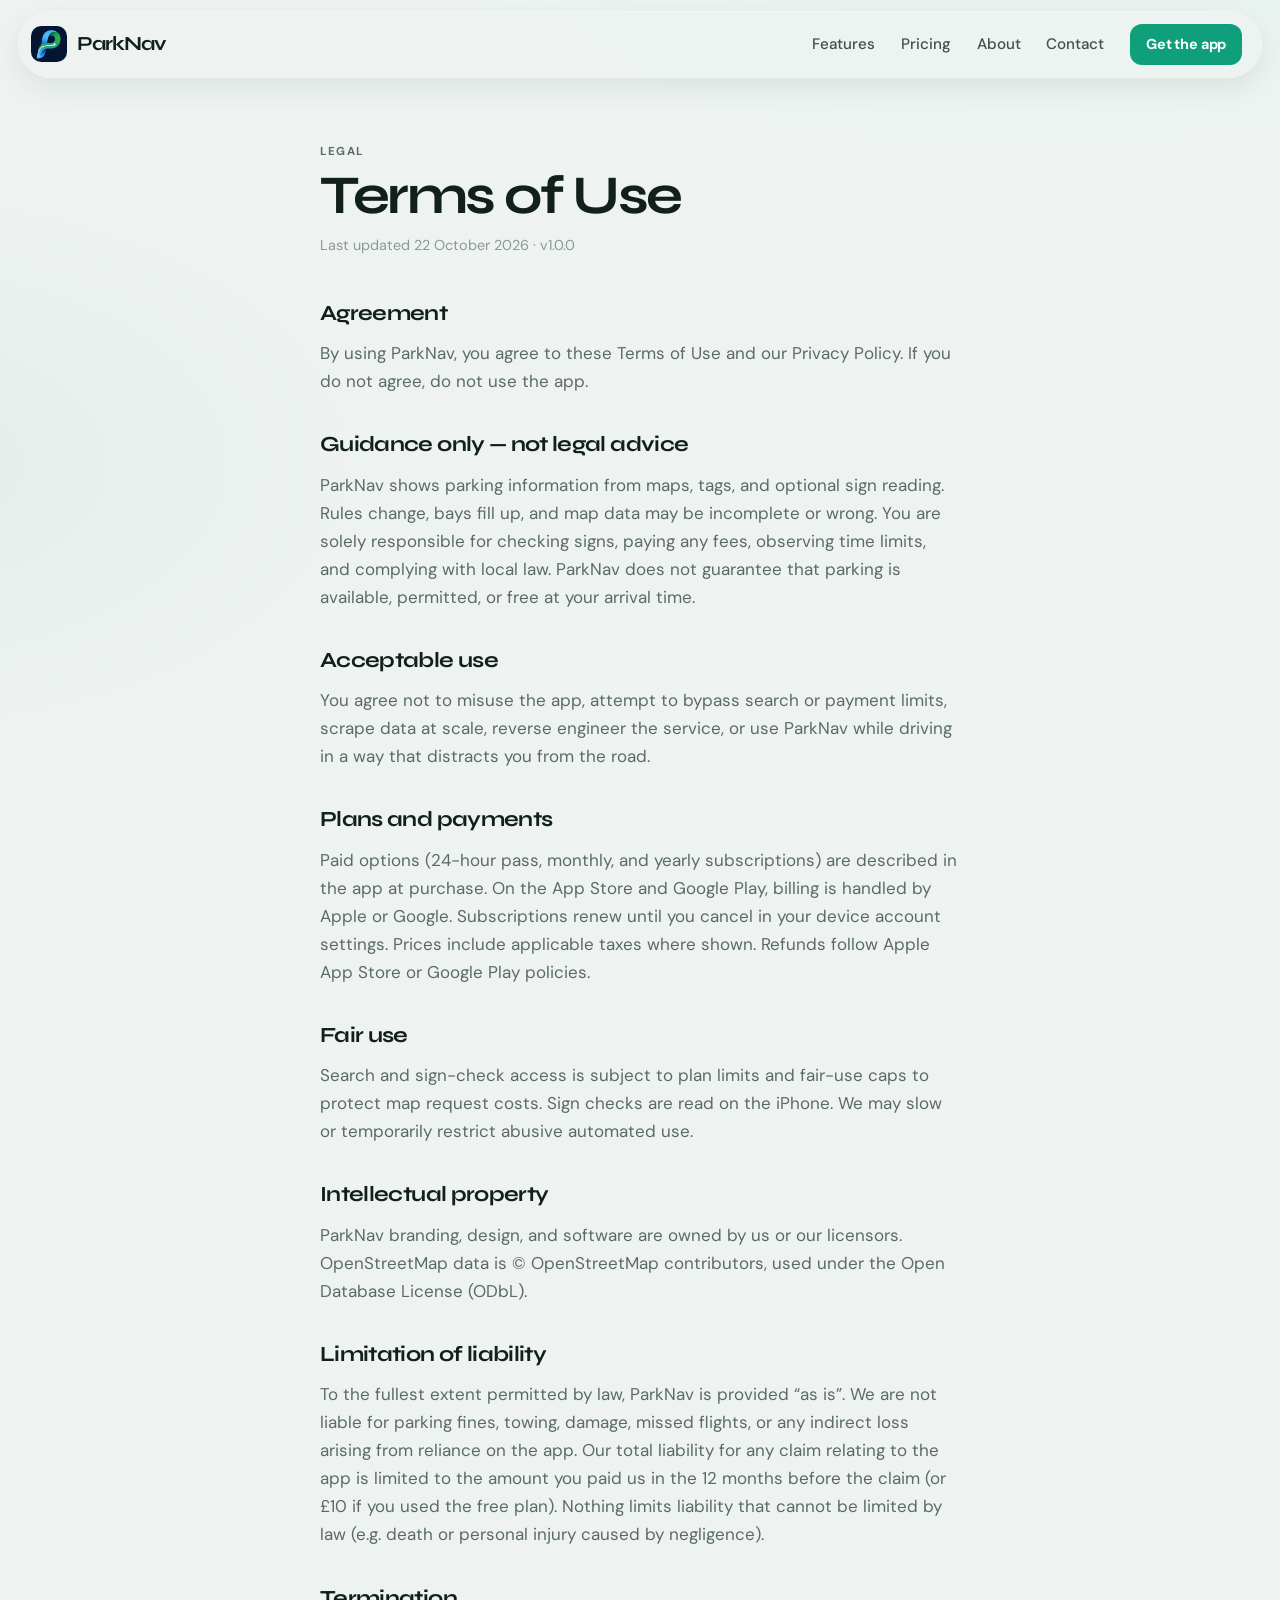
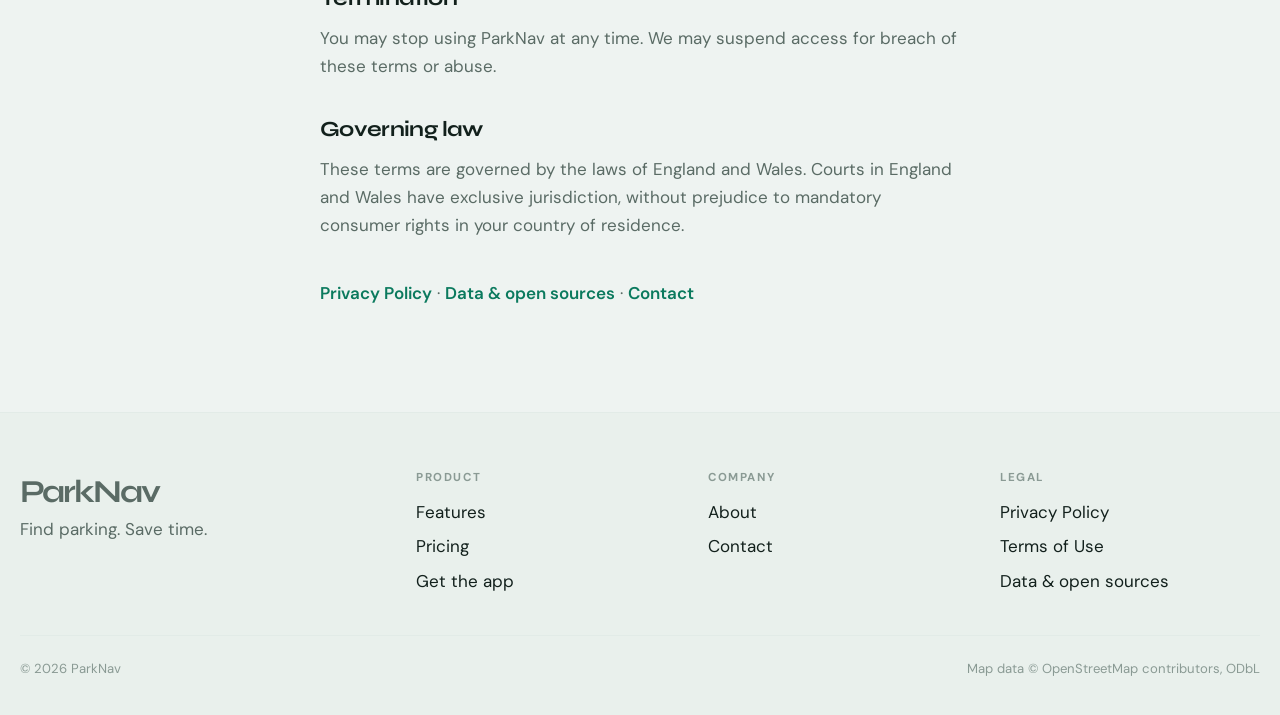
<file: terms.html>
<!DOCTYPE html>
<html lang="en-GB">
<head>
  <meta charset="utf-8">
  <meta name="viewport" content="width=device-width, initial-scale=1">
  <title>Terms of Use — ParkNav</title>
  <meta name="description" content="Rules for using ParkNav, subscriptions, and important parking disclaimers.">
  <link rel="canonical" href="https://jppferreira.github.io/parknav-website/terms.html">
  <link rel="icon" href="images/favicon.png">
  <link rel="preconnect" href="https://fonts.googleapis.com">
  <link rel="preconnect" href="https://fonts.gstatic.com" crossorigin>
  <link href="https://fonts.googleapis.com/css2?family=DM+Sans:opsz,wght@9..40,400;9..40,500;9..40,700&family=Syne:wght@600;700&display=swap" rel="stylesheet">
  <link rel="stylesheet" href="css/site.css">
</head>
<body>
  <a class="skip" href="#content">Skip to content</a>

  <header class="nav is-solid" data-nav>
    <div class="nav-inner">
      <a class="nav-brand" href="index.html">
        <img src="images/logo.png" width="36" height="36" alt="">
        <span>ParkNav</span>
      </a>
      <button class="nav-toggle" type="button" data-nav-toggle aria-expanded="false" aria-label="Open menu">
        <span></span>
      </button>
      <nav class="nav-menu" data-nav-menu>
        <a class="nav-link" href="features.html">Features</a>
        <a class="nav-link" href="pricing.html">Pricing</a>
        <a class="nav-link" href="about.html">About</a>
        <a class="nav-link" href="contact.html">Contact</a>
        <a class="btn btn-small" href="index.html#download">Get the app</a>
      </nav>
    </div>
  </header>

  <article class="article" id="content">
    <p class="kicker">Legal</p>
    <h1 class="display">Terms of Use</h1>
    <p class="updated">Last updated 22 October 2026 · v1.0.0</p>

    <h2>Agreement</h2>
    <p>By using ParkNav, you agree to these Terms of Use and our Privacy Policy. If you do not agree, do not use the app.</p>

    <h2>Guidance only — not legal advice</h2>
    <p>ParkNav shows parking information from maps, tags, and optional sign reading. Rules change, bays fill up, and map data may be incomplete or wrong. You are solely responsible for checking signs, paying any fees, observing time limits, and complying with local law. ParkNav does not guarantee that parking is available, permitted, or free at your arrival time.</p>

    <h2>Acceptable use</h2>
    <p>You agree not to misuse the app, attempt to bypass search or payment limits, scrape data at scale, reverse engineer the service, or use ParkNav while driving in a way that distracts you from the road.</p>

    <h2>Plans and payments</h2>
    <p>Paid options (24-hour pass, monthly, and yearly subscriptions) are described in the app at purchase. On the App Store and Google Play, billing is handled by Apple or Google. Subscriptions renew until you cancel in your device account settings. Prices include applicable taxes where shown. Refunds follow Apple App Store or Google Play policies.</p>

    <h2>Fair use</h2>
    <p>Search and sign-check access is subject to plan limits and fair-use caps to protect map request costs. Sign checks are read on the iPhone. We may slow or temporarily restrict abusive automated use.</p>

    <h2>Intellectual property</h2>
    <p>ParkNav branding, design, and software are owned by us or our licensors. OpenStreetMap data is © OpenStreetMap contributors, used under the Open Database License (ODbL).</p>

    <h2>Limitation of liability</h2>
    <p>To the fullest extent permitted by law, ParkNav is provided “as is”. We are not liable for parking fines, towing, damage, missed flights, or any indirect loss arising from reliance on the app. Our total liability for any claim relating to the app is limited to the amount you paid us in the 12 months before the claim (or £10 if you used the free plan). Nothing limits liability that cannot be limited by law (e.g. death or personal injury caused by negligence).</p>

    <h2>Termination</h2>
    <p>You may stop using ParkNav at any time. We may suspend access for breach of these terms or abuse.</p>

    <h2>Governing law</h2>
    <p>These terms are governed by the laws of England and Wales. Courts in England and Wales have exclusive jurisdiction, without prejudice to mandatory consumer rights in your country of residence.</p>

    <p style="margin-top: 2.5rem;"><a href="privacy.html">Privacy Policy</a> · <a href="data.html">Data &amp; open sources</a> · <a href="contact.html">Contact</a></p>
  </article>

  <footer class="footer">
    <div class="wrap-wide footer-grid">
      <div>
        <p class="brand-word">ParkNav</p>
        <p>Find parking. Save time.</p>
      </div>
      <div>
        <h2>Product</h2>
        <ul>
          <li><a href="features.html">Features</a></li>
          <li><a href="pricing.html">Pricing</a></li>
          <li><a href="index.html#download">Get the app</a></li>
        </ul>
      </div>
      <div>
        <h2>Company</h2>
        <ul>
          <li><a href="about.html">About</a></li>
          <li><a href="contact.html">Contact</a></li>
        </ul>
      </div>
      <div>
        <h2>Legal</h2>
        <ul>
          <li><a href="privacy.html">Privacy Policy</a></li>
          <li><a href="terms.html">Terms of Use</a></li>
          <li><a href="data.html">Data &amp; open sources</a></li>
        </ul>
      </div>
    </div>
    <div class="footer-base">
      <span>© 2026 ParkNav</span>
      <span>Map data © OpenStreetMap contributors, ODbL</span>
    </div>
  </footer>

  <script src="js/site.js"></script>
</body>
</html>
</file>
<file: css/site.css>
/* ParkNav marketing site
   Tokens map 1:1 to Webflow Swatches / Variables.
   Recreate these first in the Webflow Designer. */

:root {
  --bg: #eef3f1;
  --bg-2: #e4ede8;
  --elevated: #ffffff;
  --soft: #e2ebe7;
  --ink: #12201c;
  --muted: #5a6b65;
  --faint: #8a9a94;
  --green: #0f9f7b;
  --green-deep: #0b7a5e;
  --green-soft: #d8f5eb;
  --amber: #e08a2b;
  --amber-soft: #fff0dc;
  --blue: #2f7fd1;
  --line: #c9d6cf;
  --danger: #e05454;

  --font-display: "Syne", sans-serif;
  --font-body: "DM Sans", sans-serif;
  --font-hand: "Shantell Sans", "Segoe Print", cursive;

  --space-1: 0.5rem;
  --space-2: 0.75rem;
  --space-3: 1rem;
  --space-4: 1.5rem;
  --space-5: 2.5rem;
  --space-6: 4rem;
  --space-7: 6.5rem;
  --space-8: 9rem;

  --wrap: 1120px;
  --wrap-wide: 1280px;
  --measure: 38rem;

  --radius-s: 12px;
  --radius-m: 18px;
  --radius-l: 28px;

  --ease: cubic-bezier(0.22, 1, 0.36, 1);
  --nav-h: 5.85rem;
}

*,
*::before,
*::after {
  box-sizing: border-box;
}

html {
  scroll-behavior: smooth;
}

html,
body {
  margin: 0;
  padding: 0;
}

body {
  font-family: var(--font-body);
  font-size: 1.0625rem;
  line-height: 1.6;
  color: var(--ink);
  background:
    radial-gradient(1200px 640px at 80% -10%, rgba(216, 245, 235, 0.7), transparent 60%),
    radial-gradient(900px 500px at -10% 20%, rgba(226, 235, 231, 0.9), transparent 55%),
    var(--bg);
  -webkit-font-smoothing: antialiased;
  text-rendering: optimizeLegibility;
}

img {
  max-width: 100%;
  display: block;
}

a {
  color: inherit;
  text-decoration: none;
}

button,
input,
textarea,
select {
  font: inherit;
  color: inherit;
}

h1,
h2,
h3,
p {
  margin: 0;
}

:focus-visible {
  outline: 2px solid var(--green);
  outline-offset: 3px;
}

.skip {
  position: absolute;
  left: 1rem;
  top: -4rem;
  z-index: 80;
  background: var(--ink);
  color: var(--elevated);
  padding: 0.6rem 0.9rem;
  border-radius: var(--radius-s);
}

.skip:focus {
  top: 1rem;
}

/* ——— Type ——— */

.brand-word {
  font-family: var(--font-display);
  font-weight: 700;
  letter-spacing: -0.06em;
  line-height: 0.92;
}

.kicker {
  font-family: var(--font-body);
  font-weight: 700;
  font-size: 0.72rem;
  letter-spacing: 0.14em;
  text-transform: uppercase;
  color: var(--green-deep);
}

.display {
  font-family: var(--font-display);
  font-weight: 700;
  letter-spacing: -0.045em;
  line-height: 1.05;
  color: var(--ink);
}

.lede {
  font-size: 1.125rem;
  line-height: 1.55;
  color: var(--muted);
  max-width: 34rem;
}

.muted {
  color: var(--muted);
}

/* ——— Buttons ——— */

.btn {
  display: inline-flex;
  align-items: center;
  justify-content: center;
  gap: 0.55rem;
  min-height: 3.15rem;
  padding: 0.75rem 1.35rem;
  border: 0;
  border-radius: var(--radius-s);
  background: var(--green);
  color: #fff;
  font-weight: 700;
  font-size: 0.98rem;
  letter-spacing: -0.01em;
  cursor: pointer;
  transition: transform 0.35s var(--ease), background 0.25s ease;
}

.btn:hover {
  background: var(--green-deep);
  transform: translateY(-1px);
}

.btn-ghost {
  background: transparent;
  color: var(--ink);
  box-shadow: inset 0 0 0 1.5px var(--line);
}

.btn-ghost:hover {
  background: var(--elevated);
  transform: translateY(-1px);
}

.btn-small {
  min-height: 2.55rem;
  padding: 0.45rem 1rem;
  font-size: 0.9rem;
}

.cta-row {
  display: flex;
  flex-wrap: wrap;
  gap: 0.75rem;
  margin-top: 1.75rem;
}

.store-note {
  margin: 1.35rem 0 0;
  font-size: 0.95rem;
  font-weight: 500;
  color: var(--muted, var(--faint));
}

.store-badge {
  display: inline-block;
  margin-top: 0.35rem;
  line-height: 0;
}

.store-badge img,
.close-frame .store-badge img {
  position: static;
  inset: auto;
  display: block;
  width: 240px;
  max-width: 100%;
  height: auto;
  object-fit: contain;
}

.close-copy .store-note,
.close-copy .lede {
  color: rgba(244, 247, 245, 0.82);
}

/* ——— Nav (Webflow: Navbar symbol) ——— */

.nav {
  position: fixed;
  top: 0;
  left: 0;
  right: 0;
  z-index: 40;
  height: auto;
  padding: 0.7rem 1.15rem 0;
  background: transparent;
  border: 0;
  pointer-events: none;
}

.nav-inner {
  position: relative;
  pointer-events: auto;
  width: min(var(--wrap-wide), 100%);
  margin: 0 auto;
  height: 4.15rem;
  display: flex;
  align-items: center;
  justify-content: space-between;
  gap: 1rem;
  padding: 0 1.15rem 0 0.7rem;
  border-radius: 999px;
  background: color-mix(in srgb, var(--bg) 74%, transparent);
  -webkit-backdrop-filter: blur(18px) saturate(1.35);
  backdrop-filter: blur(18px) saturate(1.35);
  border: 1px solid color-mix(in srgb, white 72%, var(--line));
  box-shadow: 0 10px 28px rgba(18, 32, 28, 0.08);
}

.nav-brand {
  display: flex;
  align-items: center;
  gap: 0.65rem;
  font-family: var(--font-display);
  font-weight: 700;
  font-size: 1.25rem;
  letter-spacing: -0.05em;
}

.nav-brand img {
  width: 36px;
  height: 36px;
  border-radius: 10px;
}

.nav-toggle {
  display: none;
  width: 2.6rem;
  height: 2.6rem;
  border: 0;
  background: var(--elevated);
  border-radius: 10px;
  cursor: pointer;
  position: relative;
}

.nav-toggle span,
.nav-toggle span::before,
.nav-toggle span::after {
  position: absolute;
  left: 0.7rem;
  right: 0.7rem;
  height: 1.5px;
  background: var(--ink);
  content: "";
}

.nav-toggle span {
  top: 50%;
}

.nav-toggle span::before {
  top: -6px;
}

.nav-toggle span::after {
  top: 6px;
}

.nav-menu {
  display: flex;
  align-items: center;
  gap: 1.6rem;
}

.nav-link {
  font-size: 0.95rem;
  font-weight: 500;
  color: var(--ink);
  opacity: 0.78;
}

.nav-link:hover,
.nav-link.is-active {
  opacity: 1;
  color: var(--green-deep);
}

.nav.is-solid,
.nav.is-scrolled {
  background: transparent;
  border-bottom: 0;
}

/* ——— Hero ——— */

.hero {
  position: relative;
  display: flex;
  align-items: center;
  min-height: 100svh;
  overflow: hidden;
  color: var(--ink);
  padding: calc(var(--nav-h) + 1.25rem) 0 2.5rem;
}

.hero-visual {
  position: absolute;
  inset: 0;
  height: auto;
  min-height: 0;
  overflow: hidden;
  background: var(--soft);
}

.hero-media {
  width: 100%;
  height: 100%;
  object-fit: cover;
  object-position: right center;
  display: block;
}

.hero-blur {
  position: absolute;
  z-index: 1;
  left: 0;
  right: 0;
  bottom: 0;
  height: 18%;
  pointer-events: none;
  -webkit-backdrop-filter: blur(16px) saturate(1.15);
  backdrop-filter: blur(16px) saturate(1.15);
  -webkit-mask-image: linear-gradient(to top, #fff 0%, transparent 100%);
  mask-image: linear-gradient(to top, #fff 0%, transparent 100%);
}

.hero-visual::after {
  content: "";
  position: absolute;
  inset: auto 0 0;
  z-index: 2;
  height: 18%;
  background: linear-gradient(
    to top,
    var(--bg) 0%,
    color-mix(in srgb, var(--bg) 72%, transparent) 46%,
    transparent 100%
  );
  pointer-events: none;
}

.hero-copy {
  position: relative;
  z-index: 3;
  width: fit-content;
  max-width: calc(100% - 2.5rem);
  margin: 0 auto 0 max(1.25rem, calc((100% - var(--wrap-wide)) / 2));
  padding: 1.5rem 1.6rem 1.45rem;
  border-radius: 2.25rem;
  background: color-mix(in srgb, white 82%, transparent);
  border: 1px solid color-mix(in srgb, white 72%, var(--line));
  -webkit-backdrop-filter: blur(16px) saturate(1.15);
  backdrop-filter: blur(16px) saturate(1.15);
  animation: rise 1s var(--ease) both;
}

.hero-copy h1 {
  font-family: var(--font-display);
  font-weight: 700;
  font-size: clamp(2.75rem, 6vw, 4.35rem);
  letter-spacing: -0.03em;
  line-height: 1.05;
  max-width: 12ch;
  color: var(--ink);
}

.hero-copy .btn-ghost {
  background: #fff;
  color: var(--green-deep);
  font-size: 1rem;
  box-shadow: inset 0 0 0 2px var(--green);
}

.hero-copy .btn-ghost:hover {
  background: var(--green-soft);
  color: var(--green-deep);
}

.hero-copy .lede,
.hero-copy .store-note {
  color: #243832;
}

.hero-copy .lede {
  margin-top: 0.85rem;
  max-width: 28rem;
}

/* Inner page intro */

.page-intro {
  padding: calc(var(--nav-h) + 3.5rem) 0 3.25rem;
}

.page-intro-inner,
.wrap {
  width: min(var(--wrap), calc(100% - 2.5rem));
  margin: 0 auto;
}

.wrap-wide {
  width: min(var(--wrap-wide), calc(100% - 2.5rem));
  margin: 0 auto;
}

.page-intro h1 {
  font-size: clamp(2.6rem, 6vw, 4.4rem);
  max-width: 14ch;
  margin-top: 0.65rem;
}

.page-intro .lede {
  margin-top: 1rem;
}

.full-bleed {
  width: 100%;
  max-height: 72vh;
  object-fit: cover;
  min-height: 280px;
}

.band {
  margin: 0;
  overflow: hidden;
}

.band img {
  width: 100%;
  height: min(62vh, 640px);
  object-fit: cover;
}

/* ——— Sections ——— */

.section {
  padding: var(--space-7) 0;
}

.section-tight {
  padding: var(--space-6) 0;
}

.section h2 {
  font-size: clamp(2rem, 4.4vw, 3.15rem);
  max-width: 16ch;
  margin-top: 0.55rem;
}

.section-head {
  margin-bottom: 2.75rem;
}

.section-head .lede {
  margin-top: 0.85rem;
}

.split {
  display: grid;
  grid-template-columns: 1.05fr 0.95fr;
  gap: clamp(1.5rem, 4vw, 4.5rem);
  align-items: center;
}

.split-copy h2 {
  margin-top: 0.5rem;
}

.split-copy .lede,
.split-copy p {
  margin-top: 1rem;
}

.split-visual {
  border-radius: var(--radius-l);
  overflow: hidden;
  background: var(--soft);
  min-height: 280px;
}

.split-visual img {
  width: 100%;
  height: 100%;
  min-height: 340px;
  object-fit: cover;
}

.split-flip .split-visual {
  order: 1;
}

.split-flip .split-copy {
  order: 2;
}

/* How it works */

.steps {
  display: grid;
  gap: 3.25rem;
}

.step-num {
  font-family: var(--font-display);
  font-weight: 700;
  font-size: 0.95rem;
  letter-spacing: 0.08em;
  color: var(--green-deep);
}

.step h3 {
  font-family: var(--font-display);
  font-weight: 700;
  font-size: clamp(1.6rem, 3vw, 2.15rem);
  letter-spacing: -0.04em;
  margin: 0.35rem 0 0.55rem;
}

.stage {
  margin-top: 1.75rem;
  border-radius: var(--radius-l);
  overflow: hidden;
  background: var(--soft);
  position: relative;
}

.stage img {
  width: 100%;
  height: min(56vh, 520px);
  object-fit: cover;
}

/* Modes */

.modes {
  display: grid;
  grid-template-columns: 1.2fr 0.8fr;
  gap: 1.25rem;
}

.mode-visual {
  position: relative;
  border-radius: var(--radius-l);
  overflow: hidden;
  min-height: 420px;
  background: var(--soft);
}

.mode-visual img {
  position: absolute;
  inset: 0;
  width: 100%;
  height: 100%;
  object-fit: cover;
  opacity: 0;
  transition: opacity 0.5s var(--ease);
}

.mode-visual img.is-show {
  opacity: 1;
}

.mode-list {
  display: grid;
  gap: 0.85rem;
}

.mode {
  padding: 1.35rem 1.4rem 1.25rem;
  border-radius: var(--radius-m);
  background: transparent;
  text-align: left;
  border: 0;
  cursor: pointer;
  transition: background 0.25s ease;
}

.mode.is-on,
.mode:hover {
  background: color-mix(in srgb, var(--elevated) 70%, var(--green-soft));
}

.mode h3 {
  font-family: var(--font-display);
  font-size: 1.35rem;
  letter-spacing: -0.03em;
}

.mode p {
  margin-top: 0.3rem;
  color: var(--muted);
  font-size: 0.98rem;
}

/* Plans — cards allowed (purchase interaction) */

.plans {
  display: grid;
  grid-template-columns: repeat(2, minmax(0, 1fr));
  gap: 1rem;
}

.plan {
  padding: 1.6rem 1.5rem 1.45rem;
  border-radius: var(--radius-m);
  background: color-mix(in srgb, var(--elevated) 55%, transparent);
  border: 1.5px solid var(--soft);
}

.plan-featured {
  background: var(--green-soft);
  border-color: var(--green);
}

.plan h3 {
  font-family: var(--font-display);
  font-size: 1.55rem;
  letter-spacing: -0.03em;
}

.plan .price {
  font-family: var(--font-display);
  font-weight: 700;
  font-size: 1.85rem;
  letter-spacing: -0.04em;
  color: var(--green-deep);
  margin: 0.45rem 0 0.15rem;
}

.plan .tag {
  color: var(--muted);
  font-size: 0.95rem;
}

.plan ul {
  margin: 1.1rem 0 1.35rem;
  padding: 0;
  list-style: none;
  display: grid;
  gap: 0.4rem;
}

.plan li {
  font-size: 0.95rem;
  padding-left: 1rem;
  position: relative;
}

.plan li::before {
  content: "";
  width: 6px;
  height: 6px;
  border-radius: 1px;
  background: var(--green);
  position: absolute;
  left: 0;
  top: 0.55rem;
}

.fine {
  margin-top: 1.25rem;
  font-size: 0.82rem;
  line-height: 1.5;
  color: var(--faint);
  max-width: 46rem;
}

/* Closing CTA */

.close {
  padding: 0 0 var(--space-7);
}

.close-frame {
  width: min(var(--wrap-wide), calc(100% - 2.5rem));
  margin: 0 auto;
  position: relative;
  overflow: hidden;
  border-radius: var(--radius-l);
  min-height: 420px;
  display: flex;
  align-items: flex-end;
}

.close-frame img {
  position: absolute;
  inset: 0;
  width: 100%;
  height: 100%;
  object-fit: cover;
}

.close-frame .store-badge img {
  position: static;
  inset: auto;
  width: 240px;
  max-width: 100%;
  height: auto;
  object-fit: contain;
}

.close-fade {
  position: absolute;
  inset: 0;
  background: linear-gradient(180deg, transparent 20%, rgba(18, 32, 28, 0.55) 100%);
}

.close-copy {
  position: relative;
  z-index: 1;
  padding: 2.5rem;
  color: #f4f7f5;
}

.close-copy h2 {
  color: #f4f7f5;
  font-size: clamp(2rem, 4vw, 3rem);
}

.close-copy .lede {
  color: rgba(244, 247, 245, 0.82);
  margin-top: 0.6rem;
}

.close-copy .btn-ghost {
  color: #f4f7f5;
  box-shadow: inset 0 0 0 1.5px rgba(244, 247, 245, 0.45);
}

.close-copy .btn-ghost:hover {
  background: rgba(255, 255, 255, 0.1);
}

/* Feature index */

.feature-stack {
  display: grid;
  gap: var(--space-7);
}

/* Contact form — interaction container */

.contact-grid {
  display: grid;
  grid-template-columns: 0.92fr 1.08fr;
  gap: clamp(1.5rem, 4vw, 4rem);
  align-items: start;
}

.form {
  display: grid;
  gap: 1rem;
}

.form-fields {
  display: grid;
  gap: 1rem;
}

.form-fields .btn {
  justify-self: start;
  margin-top: 0.15rem;
}

.field {
  position: relative;
  background: var(--elevated);
  border-radius: 16px;
  min-height: 56px;
}

.field:has(textarea) {
  min-height: 120px;
}

.field label {
  position: absolute;
  left: 16px;
  top: 18px;
  z-index: 1;
  margin: 0;
  font-weight: 500;
  font-size: 16px;
  line-height: 20px;
  color: #4e615b;
  pointer-events: none;
  transition:
    top 160ms linear,
    font-size 160ms linear,
    line-height 160ms linear,
    color 160ms linear;
}

.field:has(textarea) label {
  top: 16px;
}

.field:focus-within label,
.field.is-raised label,
.field:has(select) label,
.field:has(input:not(:placeholder-shown)) label,
.field:has(textarea:not(:placeholder-shown)) label {
  top: 8px;
  font-size: 12px;
  line-height: 16px;
  color: var(--green-deep);
}

.field input,
.field textarea,
.field select {
  width: 100%;
  border: 0;
  background: transparent;
  border-radius: 16px;
  padding: 24px 16px 8px;
  min-height: 56px;
  font-size: 16px;
  line-height: 22px;
  color: var(--ink);
  box-shadow: none;
}

.field input::placeholder,
.field textarea::placeholder {
  color: transparent;
}

.field textarea {
  min-height: 120px;
  padding-top: 32px;
  resize: vertical;
}

.field select {
  padding-right: 2.25rem;
  appearance: none;
  background-image: linear-gradient(45deg, transparent 50%, var(--green-deep) 50%),
    linear-gradient(135deg, var(--green-deep) 50%, transparent 50%);
  background-position:
    calc(100% - 18px) 26px,
    calc(100% - 12px) 26px;
  background-size: 6px 6px, 6px 6px;
  background-repeat: no-repeat;
}

.form-note {
  font-size: 0.88rem;
  color: var(--muted);
}

.hp {
  position: absolute;
  left: -9999px;
  width: 1px;
  height: 1px;
  overflow: hidden;
}

.form-error {
  display: none;
  margin: 0;
  color: var(--danger);
  font-size: 0.88rem;
}

.form-error.is-show {
  display: block;
}

.form-error.is-mail {
  color: var(--ink);
}

.btn:disabled {
  opacity: 0.65;
  cursor: wait;
}

.form-success {
  display: none;
  padding: 1.25rem 0;
}

.form-success.is-show {
  display: block;
}

.contact-modal .form.is-sent .form-fields {
  display: none;
}

.contact-modal[hidden] {
  display: none;
}

.contact-modal {
  position: fixed;
  inset: 0;
  z-index: 120;
  display: grid;
  place-items: center;
  padding: 1.5rem;
}

.contact-modal-backdrop {
  position: absolute;
  inset: 0;
  background: rgba(18, 32, 28, 0.55);
}

.contact-modal-panel {
  position: relative;
  width: min(34rem, 100%);
  max-height: min(92vh, 48rem);
  overflow: auto;
  background: var(--elevated);
  color: var(--ink);
  border-radius: var(--radius-l);
  padding: 1.75rem 1.75rem 1.5rem;
  box-shadow: 0 24px 80px rgba(18, 32, 28, 0.28);
}

.contact-modal-panel h2 {
  font-size: clamp(1.7rem, 3.2vw, 2.15rem);
  line-height: 1.15;
  margin: 0 2.75rem 0.65rem 0;
}

.contact-modal-panel .lede {
  margin: 0 0 1.35rem;
  font-size: 1rem;
  line-height: 1.5;
}

.contact-modal .form-fields {
  gap: 1.05rem;
}

.contact-modal .field {
  background: var(--bg);
}

.contact-modal .form-fields .btn {
  margin-top: 0.35rem;
  justify-self: start;
}

.contact-modal-close {
  position: absolute;
  top: 1.15rem;
  right: 1.15rem;
  width: 2.25rem;
  height: 2.25rem;
  border: 0;
  border-radius: 999px;
  background: var(--soft);
  color: var(--ink);
  font: inherit;
  font-size: 1.25rem;
  line-height: 1;
  cursor: pointer;
}

@media (max-width: 640px) {
  .contact-modal {
    padding: 0.75rem;
  }

  .contact-modal-panel {
    padding: 1.35rem 1.15rem 1.15rem;
  }

  .contact-modal-panel h2 {
    margin-right: 2.4rem;
  }
}

body.modal-open {
  overflow: hidden;
}

.contact-visual {
  border-radius: var(--radius-l);
  overflow: hidden;
}

.contact-visual img {
  width: 100%;
  height: 100%;
  min-height: 420px;
  object-fit: cover;
}

.contact-meta {
  margin-top: 1.5rem;
  display: grid;
  gap: 0.35rem;
}

.contact-meta a {
  color: var(--green-deep);
  font-weight: 700;
}

/* Legal */

.article {
  width: min(40rem, calc(100% - 2.5rem));
  margin: 0 auto;
  padding: calc(var(--nav-h) + 3rem) 0 var(--space-7);
}

.article h1 {
  font-size: clamp(2.2rem, 5vw, 3.4rem);
  margin: 0.4rem 0 0.6rem;
}

.article .updated {
  color: var(--faint);
  font-size: 0.9rem;
  margin-bottom: 2.4rem;
}

.article h2 {
  font-family: var(--font-display);
  font-size: 1.35rem;
  letter-spacing: -0.03em;
  margin: 2rem 0 0.55rem;
}

.article p,
.article li {
  color: var(--muted);
  line-height: 1.65;
}

.article a,
.fine a,
.faq a {
  color: var(--green-deep);
  font-weight: 600;
}

.article p + p {
  margin-top: 0.85rem;
}

.article ul {
  padding-left: 1.1rem;
  margin: 0.4rem 0 0;
}

.legal-index {
  display: grid;
  gap: 0.75rem;
  margin-top: 2rem;
}

.legal-index a {
  display: block;
  padding: 1.1rem 0;
  border-bottom: 1px solid var(--soft);
}

.legal-index strong {
  font-family: var(--font-display);
  font-size: 1.25rem;
  letter-spacing: -0.03em;
  display: block;
}

.legal-index span {
  color: var(--muted);
  font-size: 0.95rem;
}

/* Footer */

.footer {
  padding: 3.5rem 0 2.25rem;
  border-top: 1px solid var(--soft);
  background: color-mix(in srgb, var(--bg-2) 55%, var(--bg));
}

.footer-grid {
  display: grid;
  grid-template-columns: 1.4fr 1fr 1fr 1fr;
  gap: 2rem;
}

.footer .brand-word {
  font-size: 2rem;
}

.footer p {
  margin-top: 0.55rem;
  color: var(--muted);
  max-width: 18rem;
}

.footer h2 {
  font-size: 0.72rem;
  letter-spacing: 0.14em;
  text-transform: uppercase;
  color: var(--faint);
  font-weight: 700;
  margin-bottom: 0.75rem;
}

.footer ul {
  list-style: none;
  margin: 0;
  padding: 0;
  display: grid;
  gap: 0.45rem;
}

.footer a:hover {
  color: var(--green-deep);
}

.footer-base {
  width: min(var(--wrap-wide), calc(100% - 2.5rem));
  margin: 2.5rem auto 0;
  padding-top: 1.4rem;
  border-top: 1px solid var(--soft);
  display: flex;
  justify-content: space-between;
  gap: 1rem;
  flex-wrap: wrap;
  color: var(--faint);
  font-size: 0.82rem;
}

.disclaimer {
  width: min(var(--wrap), calc(100% - 2.5rem));
  margin: 0 auto var(--space-6);
  color: var(--muted);
  font-size: 0.95rem;
  max-width: 40rem;
}

/* FAQ */

.faq {
  display: grid;
  gap: 1.6rem;
  max-width: 40rem;
}

.faq h3 {
  font-family: var(--font-display);
  font-size: 1.25rem;
  letter-spacing: -0.03em;
}

.faq p {
  margin-top: 0.4rem;
  color: var(--muted);
}

/* Motion */

.reveal {
  opacity: 0;
  transform: translateY(18px);
  animation: rise 0.9s var(--ease) forwards;
}

.reveal:nth-child(2) {
  animation-delay: 0.08s;
}

@keyframes rise {
  from {
    opacity: 0;
    transform: translateY(22px);
  }
  to {
    opacity: 1;
    transform: none;
  }
}

@media (prefers-reduced-motion: reduce) {
  html {
    scroll-behavior: auto;
  }

  .hero-media,
  .reveal {
    animation: none;
  }

  .reveal {
    opacity: 1;
    transform: none;
  }
}

/* ——— Responsive ——— */

@media (max-width: 960px) {
  .split,
  .split-flip,
  .modes,
  .contact-grid,
  .plans,
  .footer-grid {
    grid-template-columns: 1fr;
  }

  .split-flip .split-visual,
  .split-flip .split-copy {
    order: unset;
  }

  .split-flip .split-visual {
    order: -1;
  }

  .nav-toggle {
    display: inline-flex;
    align-items: center;
    justify-content: center;
  }

  .nav-menu {
    display: none;
    position: absolute;
    top: calc(100% + 0.55rem);
    left: 0;
    right: 0;
    background: var(--elevated);
    border-radius: var(--radius-m);
    padding: 1rem;
    flex-direction: column;
    align-items: stretch;
    gap: 0.35rem;
    box-shadow: 0 18px 40px rgba(18, 32, 28, 0.08);
  }

  .nav.is-open .nav-menu {
    display: flex;
  }

  .nav-menu .btn {
    margin-top: 0.4rem;
  }

  .hero {
    align-items: center;
    padding-top: calc(var(--nav-h) + 0.75rem);
    padding-bottom: 2rem;
  }

  .section {
    padding: 4.25rem 0;
  }

  .mode-visual,
  .mode-visual img {
    min-height: 260px;
  }

  .close-copy {
    padding: 1.6rem;
  }

  .footer-grid {
    gap: 1.75rem;
  }
}

@media (max-width: 640px) {
  .cta-row {
    flex-direction: column;
    align-items: stretch;
  }

  .page-intro {
    padding-top: calc(var(--nav-h) + 2.2rem);
  }
}
</file>
